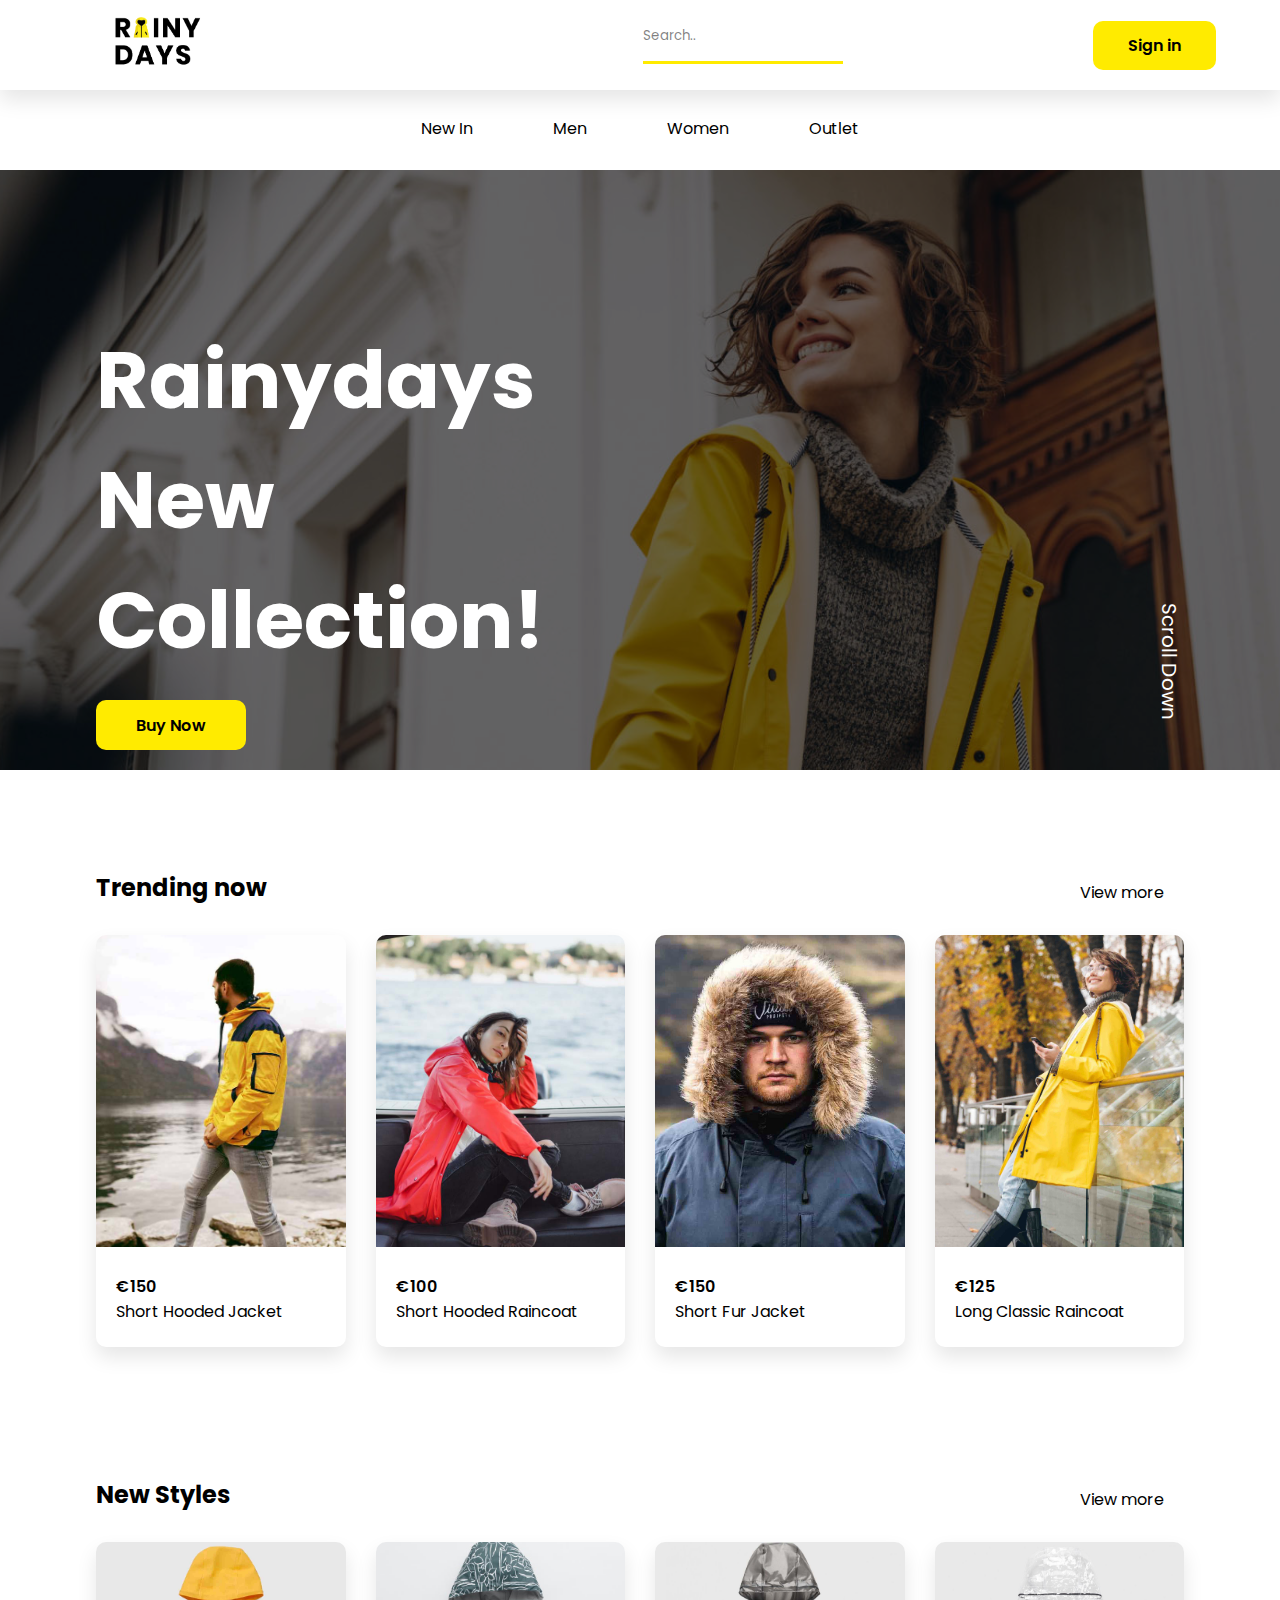
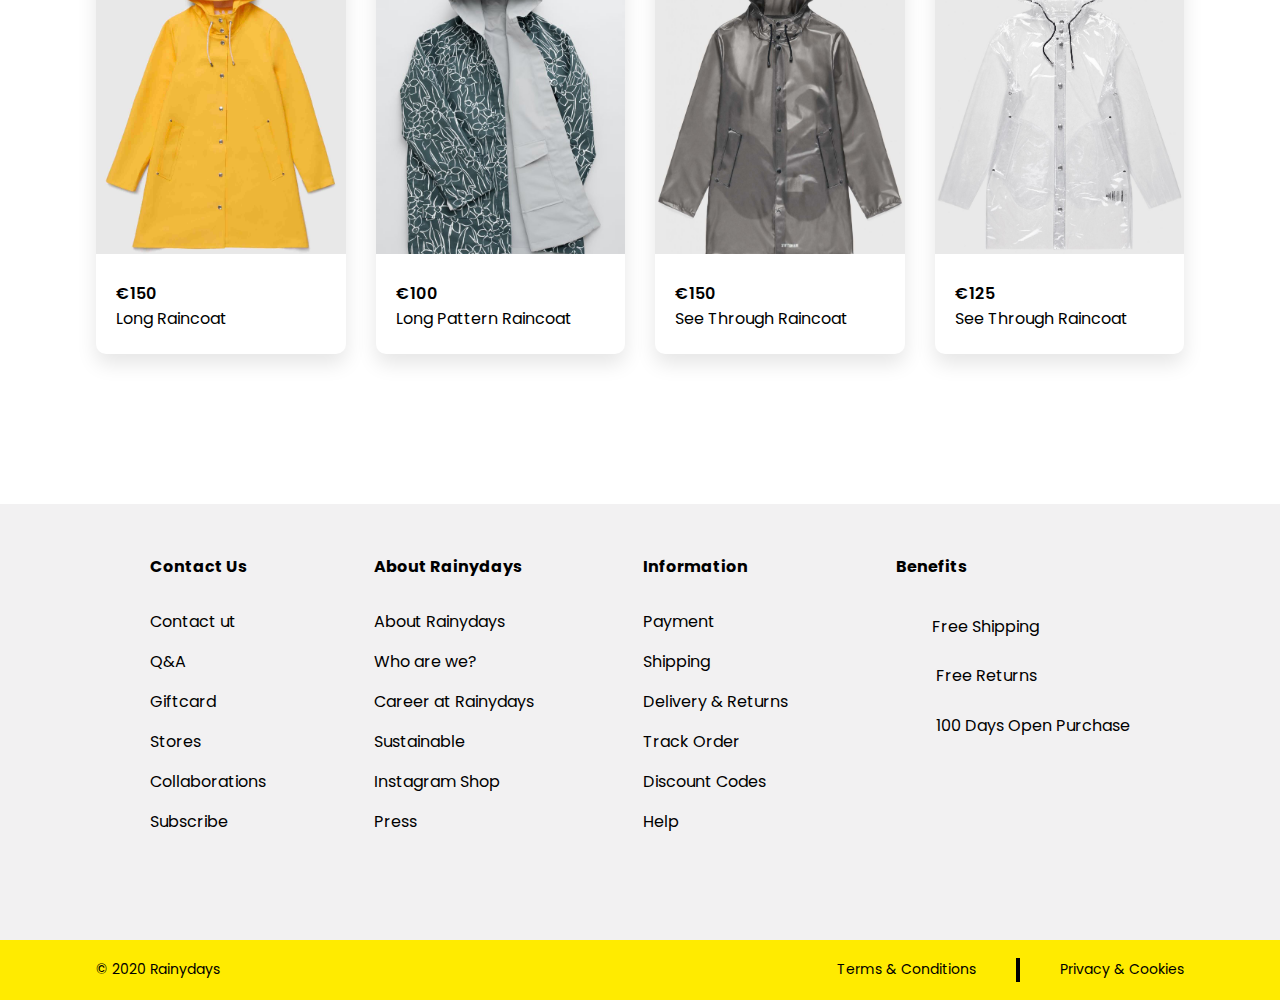
<file: index.html>
<!DOCTYPE html>
<html lang="en">

<head>
  <meta charset="UTF-8" />
  <meta name="description" content="Rainydays" />
  <meta name="viewport" content="width=device-width, initial-scale=1.0" />
  <title>Rainydays</title>
  <link rel="stylesheet" href="https://use.fontawesome.com/releases/v5.15.1/css/all.css"
    integrity="sha384-vp86vTRFVJgpjF9jiIGPEEqYqlDwgyBgEF109VFjmqGmIY/Y4HV4d3Gp2irVfcrp" crossorigin="anonymous" />
  <link rel="stylesheet" href="css/main.css" />
</head>

<body>
  <header>
    <div class="header__container">
      <div class="logo__container">
        <a href="index.html"><img class="logo__container--img" src="img/logo_rainydays.png" alt="logo" /></a>
      </div>

      <div class="nav__container">
        <label class="hamburger-menu" for="hamburger-menu">
          <i class="fas fa-bars"></i></label>
        <input type="checkbox" id="hamburger-menu" />

        <div class="nav__container--hamburger">
          <ul class="navigation__hamburger">
            <li class="list-item__hamburger">
              <a class="list-item__icon" href="#"><i class="fas fa-chevron-down"></i></a>Shop Now
            </li>
            <li class="list-item__hamburger">
              <a class="list-item__icon" href="#"><i class="far fa-user"></i></a>Profile
            </li>
            <li class="list-item__hamburger">
              <a class="list-item__icon" href="#"><i class="far fa-heart"></i></a>Favorites
            </li>
            <li class="list-item__hamburger">
              <a class="list-item__icon" href="checkout.html"><i class="fas fa-shopping-cart"></i></a>Bag
            </li>
          </ul>
          <button class="cta__nav">Sign in</button>
        </div>

        <div class="nav__container--box">
          <div class="search">
            <input class="search__box" type="text" name="search" placeholder="Search.." />
            <i class="fas fa-search"></i>
          </div>
          <ul class="nav__ul">
            <li class="nav__ul--li">
              <a href="#"><i class="far fa-user"></i></a>
            </li>
            <li class="nav__ul--li">
              <a href="#"><i class="far fa-heart"></i></a>
            </li>
            <li class="nav__ul--li">
              <a href="checkout.html"><i class="fas fa-shopping-cart"></i></a>
            </li>
          </ul>
          <button class="cta__nav">Sign in</button>
        </div>
      </div>
    </div>
  </header>

  <div class="sub__menu">
    <div>
      <ul class="sub__menu--bar">
        <li class="sub__menu--items"><a class="active" href="jacket-list.html">New In</a></li>
        <li class="sub__menu--items"><a href="jacket-list.html">Men</a></li>
        <li class="sub__menu--items"><a href="jacket-list.html">Women</a></li>
        <li class="sub__menu--items"><a href="jacket-list.html">Outlet</a></li>
      </ul>
    </div>
  </div>

  <main>
    <div class="hero__img">
      <div class="overlay">
        <div class="hero__container">
          <div class="hero__container--content">
            <h1 class="homepage__header">
              Rainydays <span class="next-line">New Collection!</span>
            </h1>
            <div class="cta__main">
              <a href="jacket-list.html">Buy Now</a>
            </div>
          </div>
          <div class="hero__container--scroll">
            <a class="scroll__content" href="#">Scroll Down<i class="fas fa-chevron-down"></i></a>
          </div>
        </div>
      </div>
    </div>

    <div class="card__container">
      <div class="headline">
        <h2>Trending now</h2>
      </div>
      <div class="view-more">
        <a href="jacket-list.html">
          <p>View more<i class="fas fa-chevron-right"></i></p>
        </a>
      </div>

      <div class="card1">
        <div class="card__img--container">
          <img class="card__img" src="img/card-image1.jpg" alt="yellow raincoat" />
        </div>
        <div class="card__box">
          <div class="card__favorites">
            <i class="far fa-heart"></i>
          </div>
          <div class="card__price">
            <p class="card__price--text">€150</p>
          </div>
          <div class="card__description">
            <p class="card__description--text">
              <a href="jacket.html?id=375">Short Hooded Jacket</a>
            </p>
          </div>
        </div>
      </div>

      <div class="card2">
        <div class="card__img--container">
          <img class="card__img" src="img/card-image2.jpg" alt="red raincoat" />
        </div>
        <div class="card__box">
          <div class="card__favorites">
            <i class="far fa-heart"></i>
          </div>
          <div class="card__price">
            <p class="card__price--text">€100</p>
          </div>
          <div class="card__description">
            <p class="card__description--text">
              <a href="jacket.html?id=375">Short Hooded Raincoat</a>
            </p>
          </div>
        </div>
      </div>

      <div class="card3">
        <div class="card__img--container">
          <img class="card__img" src="img/card-image3.jpg" alt="blue raincoat" />
        </div>
        <div class="card__box">
          <div class="card__favorites">
            <i class="far fa-heart"></i>
          </div>
          <div class="card__price">
            <p class="card__price--text">€150</p>
          </div>
          <div class="card__description">
            <p class="card__description--text">
              <a href="jacket.html?id=375">Short Fur Jacket</a>
            </p>
          </div>
        </div>
      </div>

      <div class="card4">
        <div class="card__img--container">
          <img class="card__img" src="img/card-image4.jpg" alt="yellow raincoat" />
        </div>
        <div class="card__box">
          <div class="card__favorites">
            <i class="far fa-heart"></i>
          </div>
          <div class="card__price">
            <p class="card__price--text">€125</p>
          </div>
          <div class="card__description">
            <p class="card__description--text">
              <a href="jacket.html?id=375">Long Classic Raincoat</a>
            </p>
          </div>
        </div>
      </div>

      <div class="headline__second">
        <h2>New Styles</h2>
      </div>
      <div class="view-more__second">
        <a href="jacket-list.html">
          <p>View more<i class="fas fa-chevron-right"></i></p>
        </a>
      </div>

      <div class="card5">
        <div class="card__img--container">
          <img class="card__img" src="img/card-image5.jpg" alt="yellow raincoat" />
        </div>
        <div class="card__box">
          <div class="card__favorites">
            <i class="far fa-heart"></i>
          </div>
          <div class="card__price">
            <p class="card__price--text">€150</p>
          </div>
          <div class="card__description">
            <p class="card__description--text">
              <a href="jacket.html?id=375">Long Raincoat</a>
            </p>
          </div>
        </div>
      </div>

      <div class="card6">
        <div class="card__img--container">
          <img class="card__img" src="img/card-image6.jpg" alt="red raincoat" />
        </div>
        <div class="card__box">
          <div class="card__favorites">
            <i class="far fa-heart"></i>
          </div>
          <div class="card__price">
            <p class="card__price--text">€100</p>
          </div>
          <div class="card__description">
            <p class="card__description--text">
              <a href="jacket.html?id=375">Long Pattern Raincoat</a>
            </p>
          </div>
        </div>
      </div>

      <div class="card7">
        <div class="card__img--container">
          <img class="card__img" src="img/card-image7.jpg" alt="blue raincoat" />
        </div>
        <div class="card__box">
          <div class="card__favorites">
            <i class="far fa-heart"></i>
          </div>
          <div class="card__price">
            <p class="card__price--text">€150</p>
          </div>
          <div class="card__description">
            <p class="card__description--text">
              <a href="jacket.html?id=375">See Through Raincoat</a>
            </p>
          </div>
        </div>
      </div>

      <div class="card8">
        <div class="card__img--container">
          <img class="card__img" src="img/card-image8.jpg" alt="yellow raincoat" />
        </div>
        <div class="card__box">
          <div class="card__favorites">
            <i class="far fa-heart"></i>
          </div>
          <div class="card__price">
            <p class="card__price--text">€125</p>
          </div>
          <div class="card__description">
            <p class="card__description--text">
              <a href="jacket.html?id=375">See Through Raincoat</a>
            </p>
          </div>
        </div>
      </div>
    </div>
  </main>

  <footer>
    <div class="footer__container">
      <div class="footer__contact">
        <h4 class="footer__headline">Contact Us</h4>
        <ul>
          <li class="footer__item"><a href="contact.html">Contact ut</a></li>
          <li class="footer__item"><a href="#">Q&A</a></li>
          <li class="footer__item"><a href="#">Giftcard</a></li>
          <li class="footer__item"><a href="#">Stores</a></li>
          <li class="footer__item"><a href="#">Collaborations</a></li>
          <li class="footer__item"><a href="#">Subscribe</a></li>
        </ul>
        <div class="social-media">
          <i class="fab fa-facebook-square"></i>
          <i class="fab fa-snapchat-square"></i>
          <i class="fab fa-instagram"></i>
        </div>
      </div>
      <div class="footer__about">
        <h4 class="footer__headline">About Rainydays</h4>
        <ul>
          <li class="footer__item"><a href="about.html">About Rainydays</a></li>
          <li class="footer__item"><a href="#">Who are we?</a></li>
          <li class="footer__item"><a href="#">Career at Rainydays</a></li>
          <li class="footer__item"><a href="#">Sustainable</a></li>
          <li class="footer__item"><a href="#">Instagram Shop</a></li>
          <li class="footer__item"><a href="#">Press</a></li>
        </ul>
      </div>
      <div class="footer__information">
        <h4 class="footer__headline">Information</h4>
        <ul>
          <li class="footer__item"><a href="#">Payment</a></li>
          <li class="footer__item"><a href="#">Shipping</a></li>
          <li class="footer__item"><a href="#">Delivery & Returns</a></li>
          <li class="footer__item"><a href="#">Track Order</a></li>
          <li class="footer__item"><a href="#">Discount Codes</a></li>
          <li class="footer__item"><a href="#">Help</a></li>
        </ul>
      </div>
      <div class="footer__benefits">
        <h4 class="footer__headline">Benefits</h4>
        <ul>
          <li class="footer__item">
            <a href="#"><i class="fas fa-truck"></i>Free Shipping</a>
          </li>
          <li class="footer__item">
            <a href="#"><i class="fas fa-undo-alt"></i>Free Returns</a>
          </li>
          <li class="footer__item">
            <a href="#"><i class="far fa-calendar-check"></i>100 Days Open Purchase</a>
          </li>
        </ul>
      </div>
    </div>

    <div class="sub-footer">
      <div class="sub-footer__container">
        <div class="sub-footer__container--copyright">
          <p class="copyright">© 2020 Rainydays</p>
        </div>
        <div class="sub-footer__container--terms">
          <p class="terms"><a href="#">Terms & Conditions</a></p>
          <div class="line-between"></div>
          <p class="privacy"><a href="">Privacy & Cookies</a></p>
        </div>
      </div>
    </div>
  </footer>
</body>

</html>
</file>
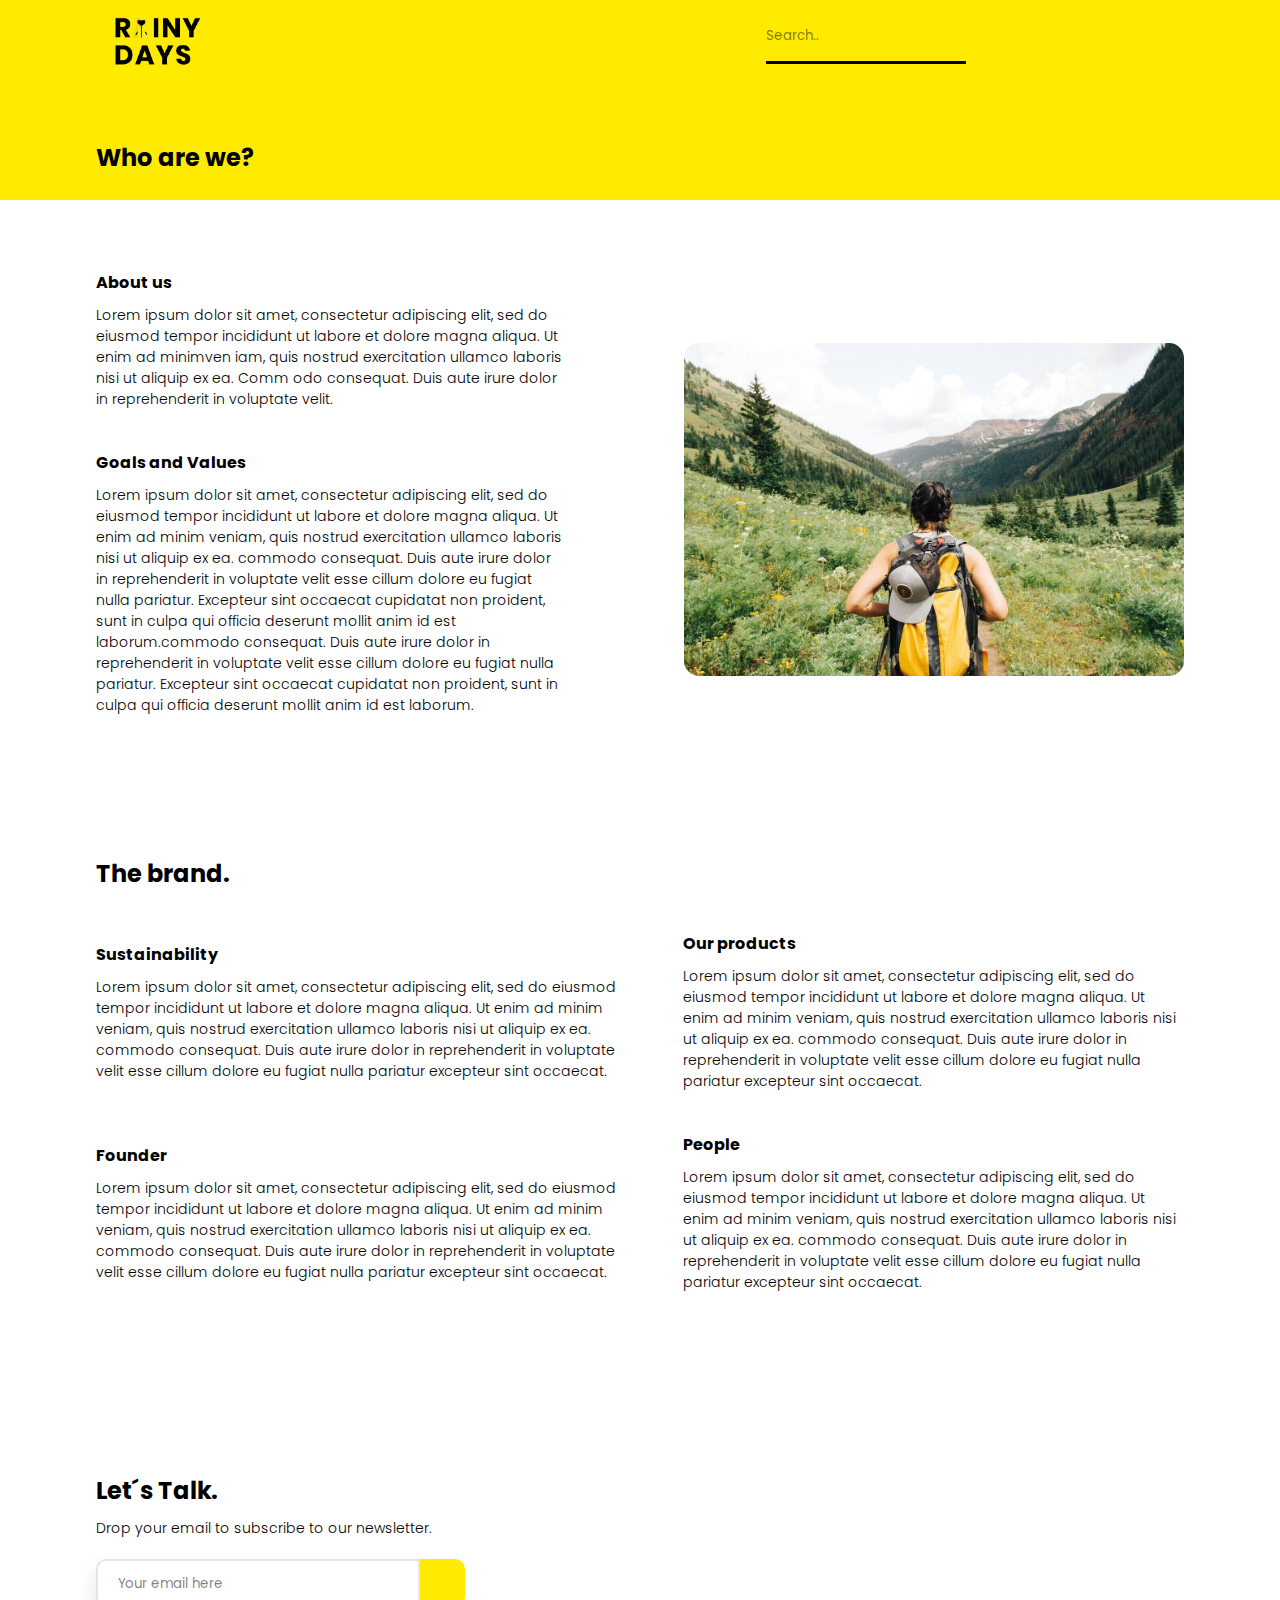
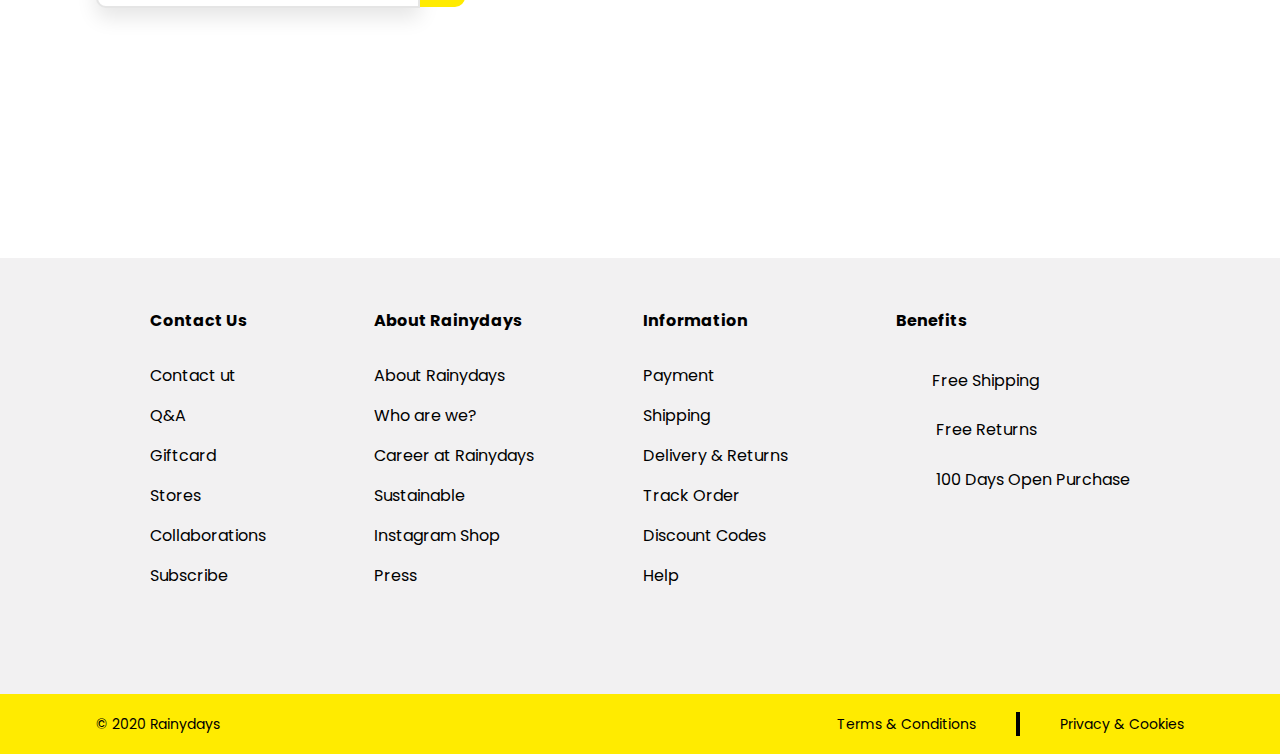
<file: about.html>
<!DOCTYPE html>
<html lang="en">

<head>
    <meta charset="UTF-8" />
    <meta name="description" content="About-us" />
    <meta name="viewport" content="width=device-width, initial-scale=1.0" />
    <title>About us</title>
    <link rel="stylesheet" href="https://use.fontawesome.com/releases/v5.15.1/css/all.css"
        integrity="sha384-vp86vTRFVJgpjF9jiIGPEEqYqlDwgyBgEF109VFjmqGmIY/Y4HV4d3Gp2irVfcrp" crossorigin="anonymous" />
    <link rel="stylesheet" href="css/main.css" />
</head>

<body>
    <header>
        <div class="yellow">
            <div class="header__container">
                <div class="logo__container">
                    <a href="index.html"><img class="logo__container--img" src="img/logo_rainydays.png"
                            alt="logo" /></a>
                </div>
                <div class="nav__container">
                    <label class="hamburger-menu" for="hamburger-menu">
                        <i class="fas fa-bars"></i></label>
                    <input type="checkbox" id="hamburger-menu" />

                    <div class="nav__container--hamburger">
                        <ul class="navigation__hamburger">
                            <li class="list-item__hamburger--shop">
                                <a class="list-item__hamburger-link" href="#"><i
                                        class="fas fa-chevron-down"></i></a>Shop Now
                            </li>
                            <li class="list-item__hamburger">
                                <a class="list-item__hamburger-link" href="#"><i class="far fa-user"></i></a>Profile
                            </li>
                            <li class="list-item__hamburger">
                                <a class="list-item__hamburger-link" href="#"><i class="far fa-heart"></i></a>Favorites
                            </li>
                            <li class="list-item__hamburger">
                                <a class="list-item__hamburger-link" href="checkout.html"><i
                                        class="fas fa-shopping-cart"></i></a>Bag
                            </li>
                        </ul>
                    </div>
                    <div class="nav__container--box">
                        <div class="search">
                            <input class="search__box--about" type="text" name="search" placeholder="Search.." />
                            <i class="fas fa-search"></i>
                        </div>
                        <ul class="nav__ul">
                            <li class="nav__ul--li">
                                <a href="#"><i class="far fa-user"></i></a>
                            </li>
                            <li class="nav__ul--li">
                                <a href="#"><i class="far fa-heart"></i></a>
                            </li>
                            <li class="nav__ul--li">
                                <a href="checkout.html"><i class="fas fa-shopping-cart"></i></a>
                            </li>
                        </ul>
                    </div>
                </div>
            </div>
            <div class="about__header--container">
                <h1 class="about">Who are we?</h1>
            </div>
        </div>
    </header>
    <main>

        <div class="about__container">
            <div class="about-text">
                <h3 class="about-text__header">About us</h3>
                <p class="about__body-text">
                    Lorem ipsum dolor sit amet, consectetur adipiscing elit, sed do
                    eiusmod tempor incididunt ut labore et dolore magna aliqua. Ut enim ad minimven iam, quis nostrud
                    exercitation ullamco laboris nisi ut aliquip ex ea. Comm
                    odo consequat. Duis aute irure dolor in reprehenderit in voluptate velit.
                </p>
                <h3 class="about-text__header">Goals and Values</h3>
                <p class="about__body-text">
                    Lorem ipsum dolor sit amet, consectetur adipiscing elit, sed do eiusmod
                    tempor incididunt ut labore et dolore magna aliqua. Ut enim ad minim veniam, quis nostrud
                    exercitation ullamco laboris nisi ut aliquip ex ea. commodo consequat. Duis aute irure dolor in
                    reprehenderit in voluptate velit esse cillum dolore eu fugiat nulla pariatur. Excepteur sint
                    occaecat cupidatat non proident, sunt in culpa qui officia deserunt mollit anim id est
                    laborum.commodo consequat. Duis aute irure dolor in reprehenderit in voluptate velit esse cillum
                    dolore eu fugiat nulla pariatur. Excepteur sint occaecat cupidatat non proident, sunt in culpa qui
                    officia deserunt mollit anim id est laborum.
                </p>
            </div>
            <div class="about-img__container">
                <img class="about-img" src="img/hiking.jpg" alt="girl hiking">
            </div>
        </div>

        <div class="brand__container">
            <div class="brand__container--header">
                <h2 class="about">The brand.</h2>
            </div>
            <div class="brand-text1">
                <h3 class="brand-text__header">Sustainability</h3>
                <p class="brand__body-text">
                    Lorem ipsum dolor sit amet, consectetur adipiscing elit, sed do eiusmod tempor incididunt ut labore
                    et dolore magna aliqua. Ut enim ad minim veniam, quis nostrud exercitation ullamco laboris nisi ut
                    aliquip ex ea. commodo consequat. Duis aute irure dolor in reprehenderit in voluptate velit esse
                    cillum dolore eu fugiat nulla pariatur excepteur sint occaecat.
                </p>
            </div>
            <div class="brand-text2">
                <h3 class="brand-text__header">Our products</h3>
                <p class="brand__body-text">
                    Lorem ipsum dolor sit amet, consectetur adipiscing elit, sed do eiusmod tempor incididunt ut labore
                    et dolore magna aliqua. Ut enim ad minim veniam, quis nostrud exercitation ullamco laboris nisi ut
                    aliquip ex ea. commodo consequat. Duis aute irure dolor in reprehenderit in voluptate velit esse
                    cillum dolore eu fugiat nulla pariatur excepteur sint occaecat.
                </p>
            </div>
            <div class="brand-text3">
                <h3 class="brand-text__header">Founder</h3>
                <p class="brand__body-text">
                    Lorem ipsum dolor sit amet, consectetur adipiscing elit, sed do eiusmod tempor incididunt ut labore
                    et dolore magna aliqua. Ut enim ad minim veniam, quis nostrud exercitation ullamco laboris nisi ut
                    aliquip ex ea. commodo consequat. Duis aute irure dolor in reprehenderit in voluptate velit esse
                    cillum dolore eu fugiat nulla pariatur excepteur sint occaecat.
                </p>
            </div>
            <div class="brand-text4">
                <h3 class="brand-text__header">People</h3>
                <p class="brand__body-text">
                    Lorem ipsum dolor sit amet, consectetur adipiscing elit, sed do eiusmod tempor incididunt ut labore
                    et dolore magna aliqua. Ut enim ad minim veniam, quis nostrud exercitation ullamco laboris nisi ut
                    aliquip ex ea. commodo consequat. Duis aute irure dolor in reprehenderit in voluptate velit esse
                    cillum dolore eu fugiat nulla pariatur excepteur sint occaecat.
                </p>
            </div>
        </div>

        <div class="lets-talk__container">
            <h2 class="about__lets-talk">Let´s Talk.</h2>
            <p class="lets-talk__body-text">Drop your email to subscribe to our newsletter.</p>
            <div class="lets-talk__button">
                <input class="lets-talk__input" type="text" name="email" placeholder="Your email here">
                <div class="lets-talk__box"><i class="fas fa-angle-right"></i></div>
            </div>
        </div>
    </main>

    <footer>
        <div class="footer__container">
            <div class="footer__contact">
                <h4 class="footer__headline">Contact Us</h4>
                <ul>
                    <li class="footer__item"><a href="contact.html">Contact ut</a></li>
                    <li class="footer__item"><a href="#">Q&A</a></li>
                    <li class="footer__item"><a href="#">Giftcard</a></li>
                    <li class="footer__item"><a href="#">Stores</a></li>
                    <li class="footer__item"><a href="#">Collaborations</a></li>
                    <li class="footer__item"><a href="#">Subscribe</a></li>
                </ul>
                <div class="social-media">
                    <i class="fab fa-facebook-square"></i>
                    <i class="fab fa-snapchat-square"></i>
                    <i class="fab fa-instagram"></i>
                </div>
            </div>
            <div class="footer__about">
                <h4 class="footer__headline">About Rainydays</h4>
                <ul>
                    <li class="footer__item"><a href="about.html">About Rainydays</a></li>
                    <li class="footer__item"><a href="#">Who are we?</a></li>
                    <li class="footer__item"><a href="#">Career at Rainydays</a></li>
                    <li class="footer__item"><a href="#">Sustainable</a></li>
                    <li class="footer__item"><a href="#">Instagram Shop</a></li>
                    <li class="footer__item"><a href="#">Press</a></li>
                </ul>
            </div>
            <div class="footer__information">
                <h4 class="footer__headline">Information</h4>
                <ul>
                    <li class="footer__item"><a href="#">Payment</a></li>
                    <li class="footer__item"><a href="#">Shipping</a></li>
                    <li class="footer__item"><a href="#">Delivery & Returns</a></li>
                    <li class="footer__item"><a href="#">Track Order</a></li>
                    <li class="footer__item"><a href="#">Discount Codes</a></li>
                    <li class="footer__item"><a href="#">Help</a></li>
                </ul>
            </div>
            <div class="footer__benefits">
                <h4 class="footer__headline">Benefits</h4>
                <ul>
                    <li class="footer__item">
                        <a href="#"><i class="fas fa-truck"></i>Free Shipping</a>
                    </li>
                    <li class="footer__item">
                        <a href="#"><i class="fas fa-undo-alt"></i>Free Returns</a>
                    </li>
                    <li class="footer__item">
                        <a href="#"><i class="far fa-calendar-check"></i>100 Days Open Purchase</a>
                    </li>
                </ul>
            </div>
        </div>

        <div class="sub-footer">
            <div class="sub-footer__container">
                <div class="sub-footer__container--copyright">
                    <p class="copyright">© 2020 Rainydays</p>
                </div>
                <div class="sub-footer__container--terms">
                    <p class="terms"><a href="#">Terms & Conditions</a></p>
                    <div class="line-between"></div>
                    <p class="privacy"><a href="">Privacy & Cookies</a></p>
                </div>
            </div>
        </div>
    </footer>
</body>

</html>
</file>
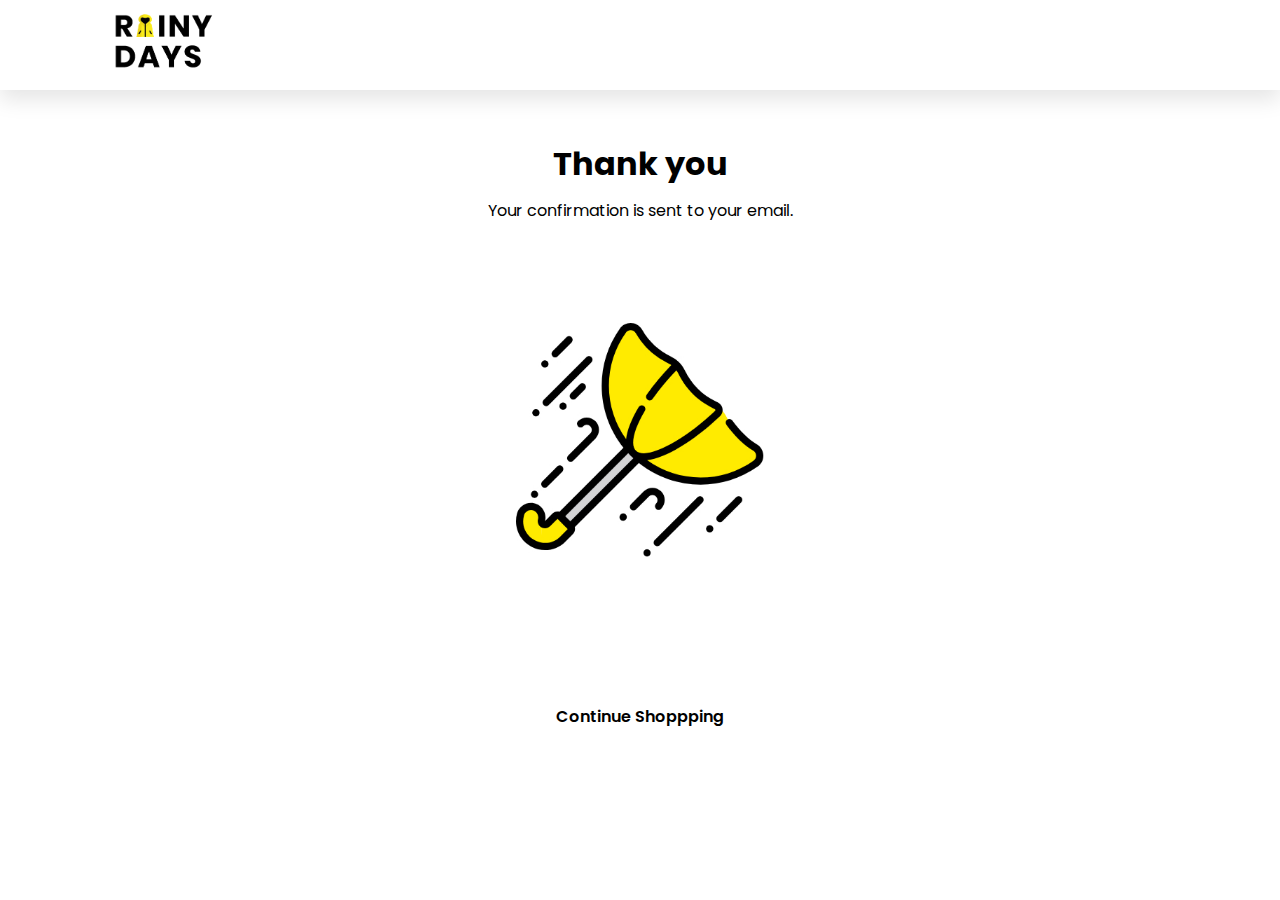
<file: checkout-succeed.html>
<!DOCTYPE html>
<html lang="en">

<head>
    <meta charset="UTF-8">
    <meta name="description" content="checkout-succeed">
    <meta name="viewport" content="width=device-width, initial-scale=1.0">
    <title>Checkout Succeed</title>
    <link rel="stylesheet" href="https://use.fontawesome.com/releases/v5.15.1/css/all.css"
        integrity="sha384-vp86vTRFVJgpjF9jiIGPEEqYqlDwgyBgEF109VFjmqGmIY/Y4HV4d3Gp2irVfcrp" crossorigin="anonymous">
    <link rel="stylesheet" href="css/main.css">
</head>


<body class="homepage">
    <header>
        <div class="header__container">
            <div class="logo__container">
                <a href="index.html"><img class="logo__container--img" src="img/logo_rainydays.png" alt="logo"></a>
            </div>
        </div>
    </header>
    <main>
        <div class="checkout__container">
            <h1 class="checkout">Thank you</h1>
            <p class="confirmation">Your confirmation is sent to your email.</p>
            <div class="umbrella">
                <img class="umbrella__img" src="img/umbrella.jpg" alt="Umbrella icon">
            </div>
            <div class="continue-shopping">
                <a href="index.html">
                    <p class="continue-shopping__text">Continue Shoppping</p>
                </a>
            </div>
        </div>
    </main>
</file>
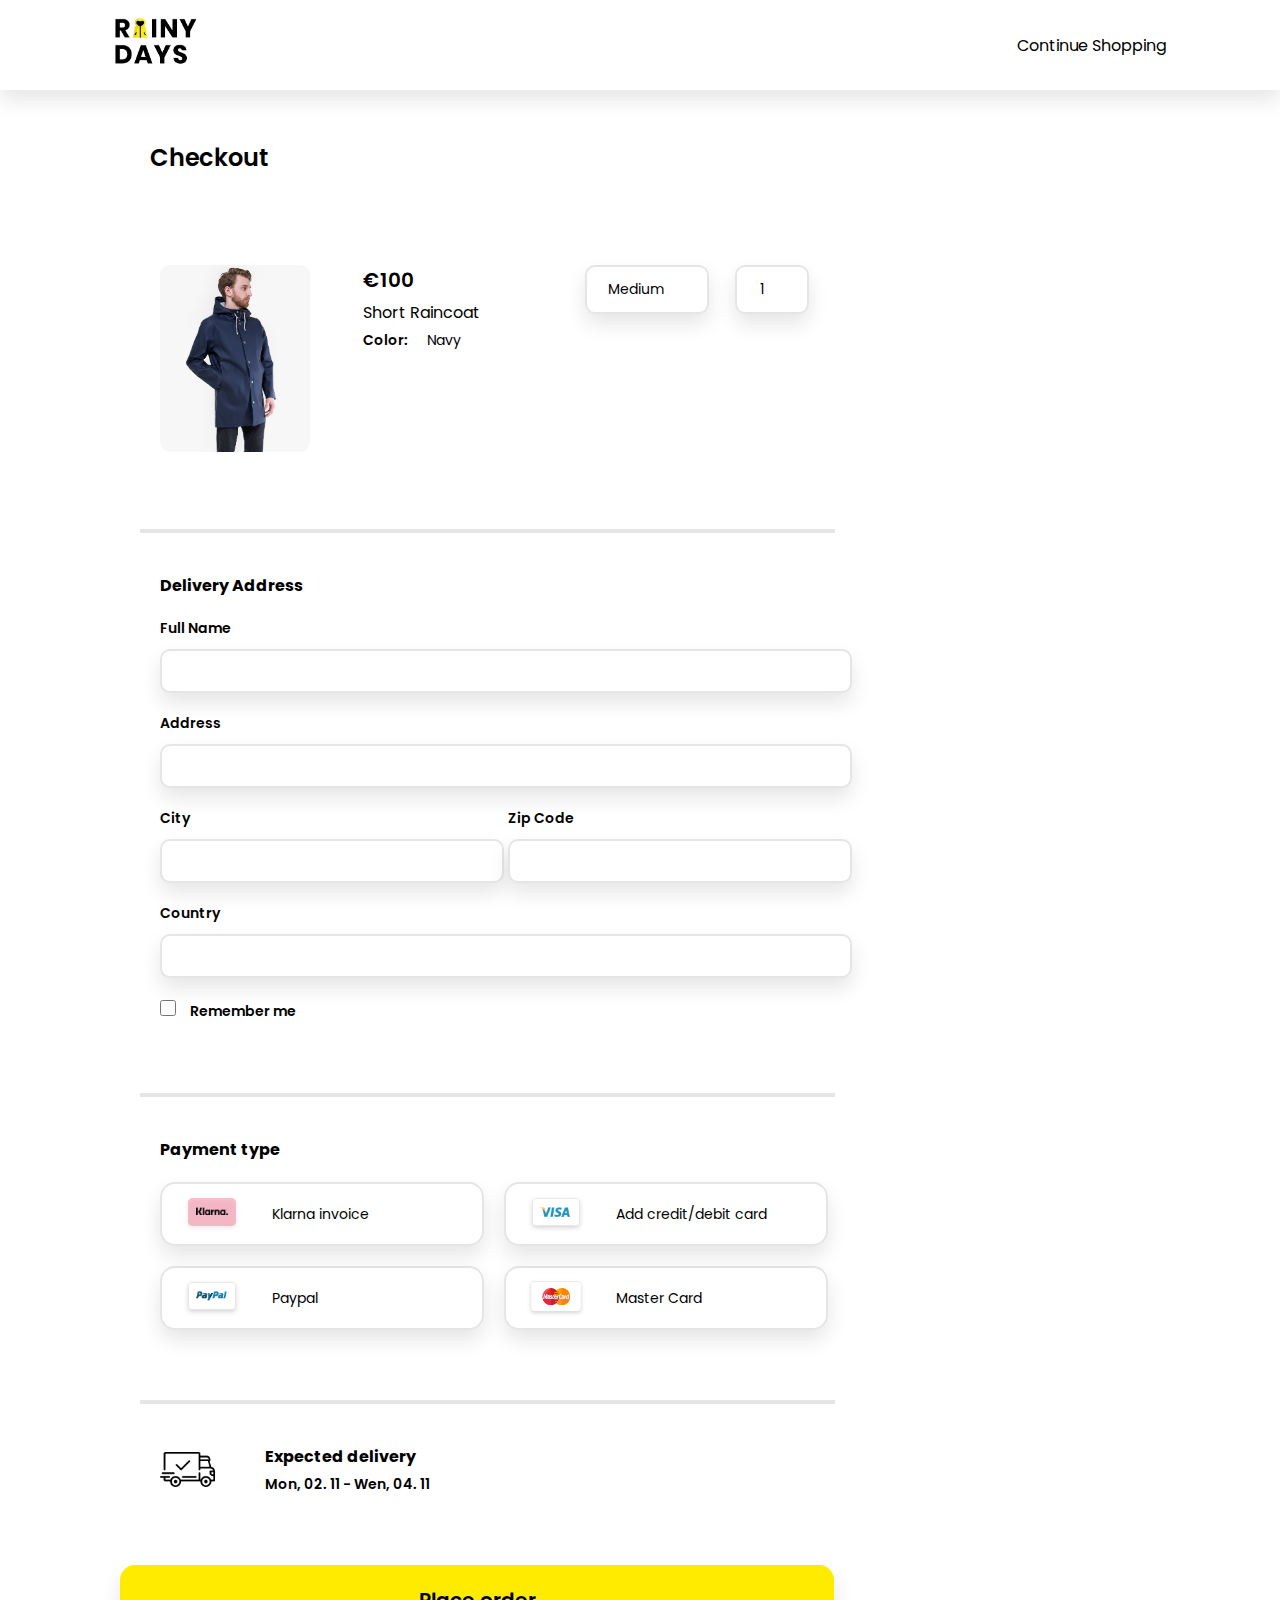
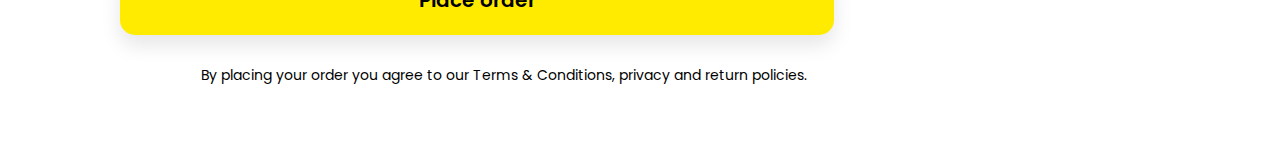
<file: checkout.html>
<!DOCTYPE html>
<html lang="en">

<head>
    <meta charset="UTF-8" />
    <meta name="description" content="Checkout" />
    <meta name="viewport" content="width=device-width, initial-scale=1.0" />
    <title>Checkout</title>
    <link rel="stylesheet" href="https://use.fontawesome.com/releases/v5.15.1/css/all.css"
        integrity="sha384-vp86vTRFVJgpjF9jiIGPEEqYqlDwgyBgEF109VFjmqGmIY/Y4HV4d3Gp2irVfcrp" crossorigin="anonymous" />
    <link rel="stylesheet" href="css/main.css" />
</head>

<body>
    <header>
        <div class="header__container">
            <div class="logo__container">
                <a href="index.html"><img class="logo__container--img" src="img/logo_rainydays.png" alt="logo" /></a>
            </div>
            <div class="continue__container">
                <a href="jacket-list.html">
                    <p class="continue__text">Continue Shopping</p>
                </a>
            </div>
        </div>
    </header>
    <main>
        <div class="checkout__page">
            <div class="checkout-header">
                <h1 class="checkout-header__text">Checkout</h1>
            </div>
            <div class="checkout-page__container">
                <div class="checkout__product--container">
                    <div class="checkout__picture--container">
                        <img class="checkout__picture--img" src="img/jacket-man-big.jpg" alt="Man in blue raincoat">
                    </div>
                    <div class="checkout__information">
                        <p class="checkout__price">€100</p>
                        <p class="checkout__title">Short Raincoat</p>
                        <p class="checkout__color"><span class="bold">Color:</span> Navy</p>
                    </div>
                    <div class="checkout__size--container">
                        <p class="checkout--text">Medium<i class="fas fa-angle-down"></i></p>
                    </div>
                    <div class="checkout__qty--container">
                        <p class="checkout--text">1<i class="fas fa-angle-down"></i></p>
                    </div>
                    <div class="bin">
                        <i class="far fa-trash-alt"></i>
                    </div>
                </div>

                <div class="checkout__address--container">
                    <div class="between-box"></div>
                    <div class="checkout__address">
                        <h2 class="checkout__sub-header">Delivery Address</h2>

                        <div class="full-name__container">
                            <h3 class="address__item">Full Name</h3>
                            <input class="address__form" type="text" name="full-name">
                        </div>

                        <div class="address__container">
                            <h3 class="address__item">Address</h3>
                            <input class="address__form" type="text" name="address">
                        </div>

                        <div class="city__zip-code--container">
                            <div class="city__container">
                                <h3 class="address__item">City</h3>
                                <input class="address__form" type="text" name="city">
                            </div>
                            <div class="zip-code__container">
                                <h3 class="address__item">Zip Code</h3>
                                <input class="address__form" type="text" name="zip-code">
                            </div>
                        </div>

                        <div class="country__container">
                            <h3 class="address__item">Country</h3>
                            <input class="address__form" type="text" name="country">
                        </div>

                        <div class="remember-me">
                            <input type="checkbox" name="remember-me" value="remember-me" id="remember-me">
                            <label class="address__item" for="remember-me">Remember me</label>
                        </div>
                    </div>
                </div>

                <div class="checkout__payment">
                    <div class="between-box"></div>
                    <div class="payment__container">
                        <h2 class="checkout__sub-header">Payment type</h2>
                        <div class="payment__box--both">
                            <div class="payment__box">
                                <img class="payment__img" src="img/klarna.jpg" alt="klarna logo">
                                <p class="payment__text">Klarna invoice</p>
                            </div>
                            <div class="payment__box">
                                <img class="payment__img" src="img/visa.jpg" alt="visa logo">
                                <p class="payment__text">Add credit/debit card</p>
                            </div>
                        </div>

                        <div class="payment__box--both">
                            <div class="payment__box">
                                <img class="payment__img" src="img/paypal.jpg" alt="paypal logo">
                                <p class="payment__text">Paypal</p>
                            </div>
                            <div class="payment__box">
                                <img class="payment__img" src="img/master-card.jpg" alt="master-card logo">
                                <p class="payment__text">Master Card</p>
                            </div>
                        </div>
                    </div>
                </div>

                <div class="checkout__delivery">
                    <div class="between-box"></div>
                    <div class="delivery">
                        <img class="delivery__truck" src="img/truck.jpg" alt="delivery truck">
                        <div class="delivery__text">
                            <h2 class="checkout__sub-header">Expected delivery</h2>
                            <p class="delivery__date">Mon, 02. 11 - Wen, 04. 11</p>
                        </div>
                    </div>
                </div>

                <a href="checkout-succeed.html">
                    <div class="checkout__cta">
                        <h4 class="checkout__text">Place order</h4>
                    </div>
                </a>
                <div class="placing-order">
                    <p class="placing-order__text">
                        By placing your order you agree to our Terms & Conditions,
                        privacy and return policies.</p>
                </div>
            </div>
        </div>
    </main>
</body>

</html>
</file>
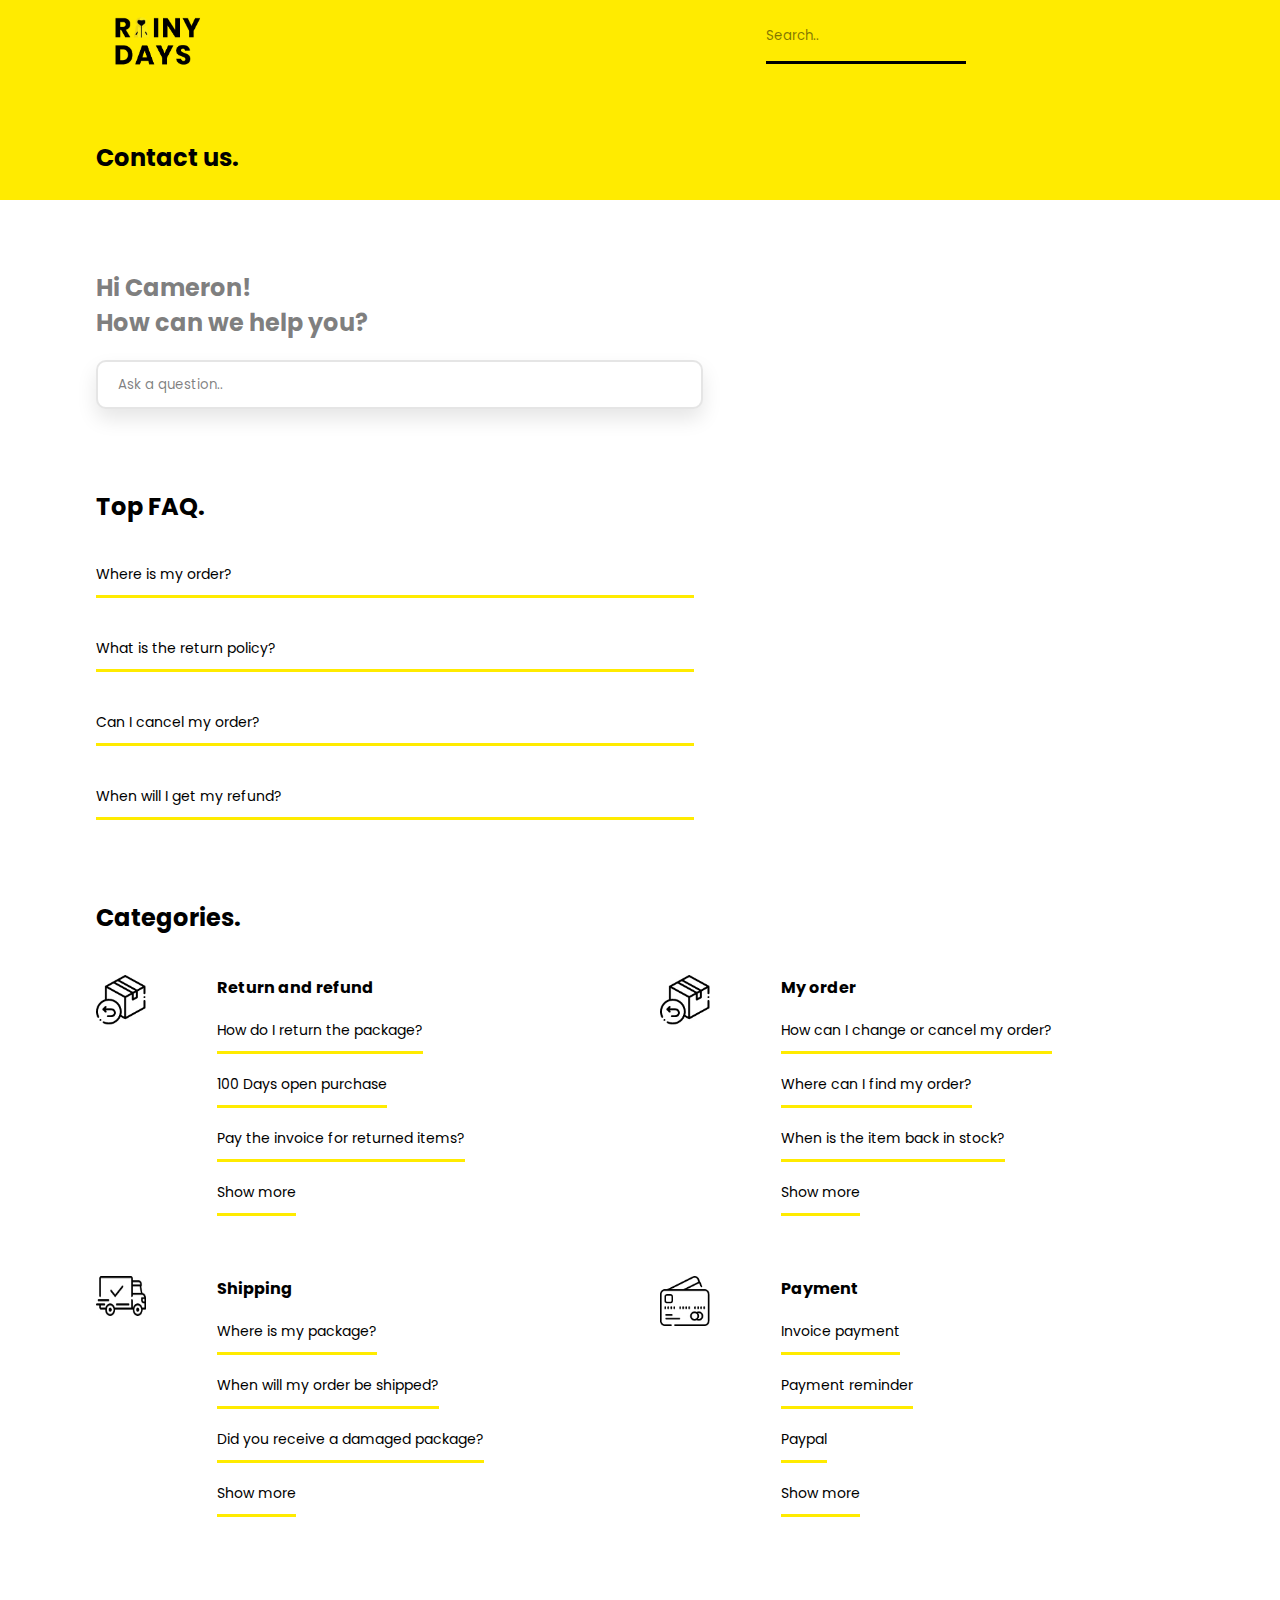
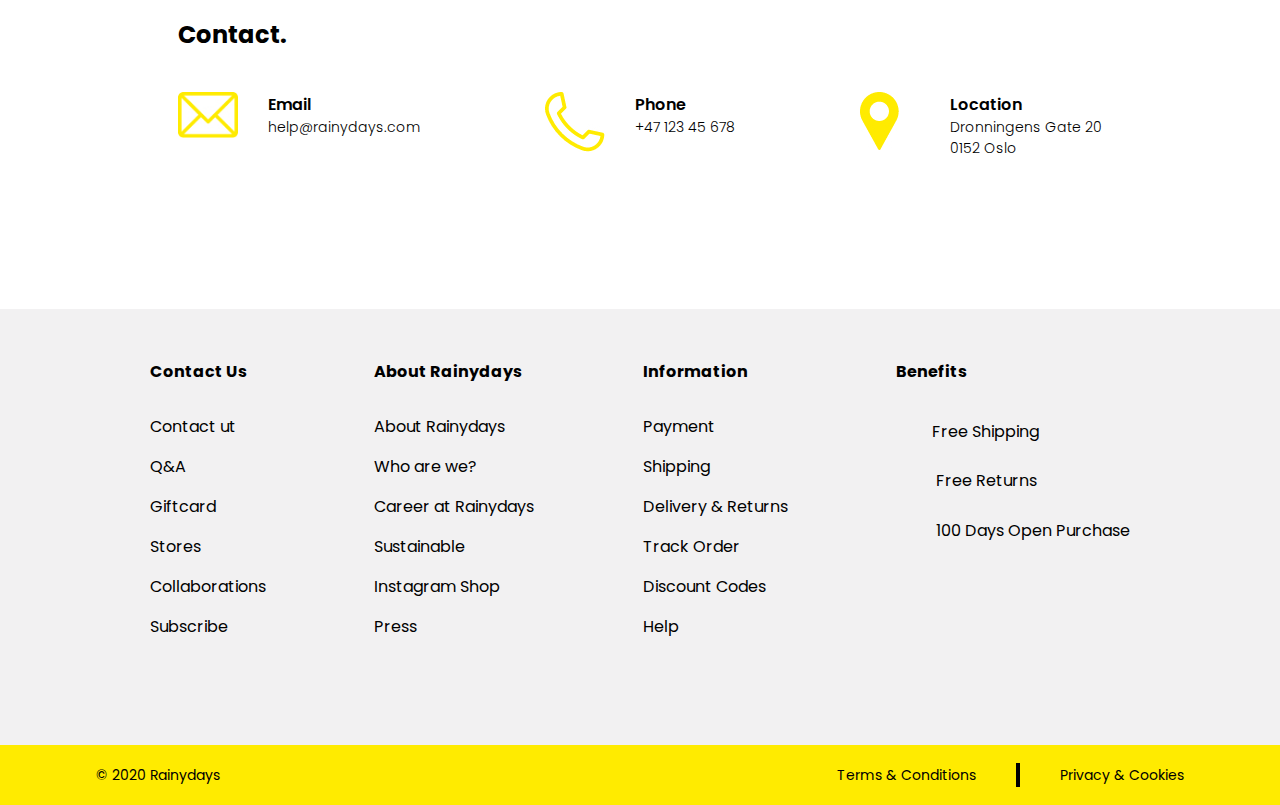
<file: contact.html>
<!DOCTYPE html>
<html lang="en">

<head>
    <meta charset="UTF-8" />
    <meta name="description" content="Contact-us" />
    <meta name="viewport" content="width=device-width, initial-scale=1.0" />
    <title>Contact us</title>
    <link rel="stylesheet" href="https://use.fontawesome.com/releases/v5.15.1/css/all.css"
        integrity="sha384-vp86vTRFVJgpjF9jiIGPEEqYqlDwgyBgEF109VFjmqGmIY/Y4HV4d3Gp2irVfcrp" crossorigin="anonymous" />
    <link rel="stylesheet" href="css/main.css" />
</head>

<body>
    <header>
        <div class="yellow">
            <div class="header__container">
                <div class="logo__container">
                    <a href="index.html"><img class="logo__container--img" src="img/logo_rainydays.png"
                            alt="logo" /></a>
                </div>
                <div class="nav__container">
                    <label class="hamburger-menu" for="hamburger-menu">
                        <i class="fas fa-bars"></i></label>
                    <input type="checkbox" id="hamburger-menu" />

                    <div class="nav__container--hamburger">
                        <ul class="navigation__hamburger">
                            <li class="list-item__hamburger--shop">
                                <a class="list-item__hamburger-link" href="#"><i
                                        class="fas fa-chevron-down"></i></a>Shop
                                Now
                            </li>
                            <li class="list-item__hamburger">
                                <a class="list-item__hamburger-link" href="#"><i class="far fa-user"></i></a>Profile
                            </li>
                            <li class="list-item__hamburger">
                                <a class="list-item__hamburger-link" href="#"><i class="far fa-heart"></i></a>Favorites
                            </li>
                            <li class="list-item__hamburger">
                                <a class="list-item__hamburger-link" href="checkout.html"><i
                                        class="fas fa-shopping-cart"></i></a>Bag
                            </li>
                        </ul>
                    </div>
                    <div class="nav__container--box">
                        <div class="search">
                            <input class="search__box--about" type="text" name="search" placeholder="Search.." />
                            <i class="fas fa-search"></i>
                        </div>
                        <ul class="nav__ul">
                            <li class="nav__ul--li">
                                <a href="#"><i class="far fa-user"></i></a>
                            </li>
                            <li class="nav__ul--li">
                                <a href="#"><i class="far fa-heart"></i></a>
                            </li>
                            <li class="nav__ul--li">
                                <a href="checkout.html"><i class="fas fa-shopping-cart"></i></a>
                            </li>
                        </ul>
                    </div>
                </div>
            </div>
            <div class="about__header--container">
                <h1 class="about">Contact us.</h1>
            </div>
        </div>
    </header>
    <main>
        <div class="contact__page">
            <div class="question">
                <h2 class="question__header">Hi Cameron! <span class="next-line">How can we help you?</span></h2>
                <div class="ask-question__container">
                    <input class="ask-question" type="text" name="email" placeholder="Ask a question..">
                </div>
            </div>
            <div class="faq__container">
                <h2 class="faq__header">Top FAQ.</h2>
                <div class="faq__questions">
                    <div class="faq__item">
                        <p class="faq__item-text">Where is my order?</p>
                        <i class="fas fa-angle-down"></i>
                    </div>
                    <div class="faq__item">
                        <p class="faq__item-text">What is the return policy?</p>
                        <i class="fas fa-angle-down"></i>
                    </div>
                    <div class="faq__item">
                        <p class="faq__item-text">Can I cancel my order?</p>
                        <i class="fas fa-angle-down"></i>
                    </div>
                    <div class="faq__item">
                        <p class="faq__item-text">When will I get my refund?</p>
                        <i class="fas fa-angle-down"></i>
                    </div>
                </div>
            </div>
            <div class="categories__container">
                <h2 class="categories__header">Categories.</h2>
                <div class="return">
                    <div class="categories__icon__container">
                        <img class="categories__icon" src="img/return.jpg" alt="return icon">
                    </div>
                    <div class="categories__item--container">
                        <div class="sub-header__categories">
                            <h3 class="sub-header__categories--text">Return and refund</h3>
                        </div>
                        <div class="categories__item">
                            <p class="faq__item-text">How do I return the package?</p>
                        </div>
                        <div class="categories__item">
                            <p class="faq__item-text">100 Days open purchase</p>
                        </div>
                        <div class="categories__item">
                            <p class="faq__item-text">Pay the invoice for returned items?</p>
                        </div>
                        <div class="categories__item">
                            <p class="faq__item-text">Show more</p>
                        </div>
                    </div>
                </div>
                <div class="my-order">
                    <div class="categories__icon__container">
                        <img class="categories__icon" src="img/my-order.jpg" alt="order icon">
                    </div>
                    <div class="categories__item--container">
                        <div class="sub-header__categories">
                            <h3 class="sub-header__categories--text">My order</h3>
                        </div>
                        <div class="categories__item">
                            <p class="faq__item-text">How can I change or cancel my order?</p>
                        </div>
                        <div class="categories__item">
                            <p class="faq__item-text">Where can I find my order?</p>
                        </div>
                        <div class="categories__item">
                            <p class="faq__item-text">When is the item back in stock?</p>
                        </div>
                        <div class="categories__item">
                            <p class="faq__item-text">Show more</p>
                        </div>
                    </div>
                </div>
                <div class="shipping">
                    <div class="categories__icon__container">
                        <img class="categories__icon--shipping" src="img/truck.jpg" alt="shipping icon">
                    </div>
                    <div class="categories__item--container">
                        <div class="sub-header__categories">
                            <h3 class="sub-header__categories--text">Shipping</h3>
                        </div>
                        <div class="categories__item">
                            <p class="faq__item-text">Where is my package?</p>
                        </div>
                        <div class="categories__item">
                            <p class="faq__item-text">When will my order be shipped?</p>
                        </div>
                        <div class="categories__item">
                            <p class="faq__item-text">Did you receive a damaged package?</p>
                        </div>
                        <div class="categories__item">
                            <p class="faq__item-text">Show more</p>
                        </div>
                    </div>
                </div>
                <div class="payment">
                    <div class="categories__icon__container">
                        <img class="categories__icon" src="img/payment.jpg" alt="payment icon">
                    </div>
                    <div class="categories__item--container">
                        <div class="sub-header__categories">
                            <h3 class="sub-header__categories--text">Payment</h3>
                        </div>
                        <div class="categories__item">
                            <p class="faq__item-text">Invoice payment</p>
                        </div>
                        <div class="categories__item">
                            <p class="faq__item-text">Payment reminder</p>
                        </div>
                        <div class="categories__item">
                            <p class="faq__item-text">Paypal</p>
                        </div>
                        <div class="categories__item">
                            <p class="faq__item-text">Show more</p>
                        </div>
                    </div>
                </div>
            </div>
            <div class="contact__container">
                <h2 class="categories__header">Contact.</h2>
                <div class="contact">
                    <div class="contact__container--all">
                        <div class="contact__icon">
                            <img class="contact__icon--img" src="img/email.jpg" alt="email logo">
                        </div>
                        <div class="contact__container--text">
                            <p class="contact-item__bold">Email</p>
                            <p class="contact-item__light">help@rainydays.com</p>
                        </div>
                    </div>
                    <div class="contact__container--all">
                        <div class="contact__icon">
                            <img class="contact__icon--img" src="img/phone.jpg" alt="email logo">
                        </div>
                        <div class="contact__container--text">
                            <p class="contact-item__bold">Phone</p>
                            <p class="contact-item__light">+47 123 45 678</p>
                        </div>
                    </div>
                    <div class="contact__container--all">
                        <div class="contact__icon">
                            <img class="contact__icon--pic" src="img/pin.jpg" alt="email logo">
                        </div>
                        <div class="contact__container--text">
                            <p class="contact-item__bold">Location</p>
                            <p class="contact-item__light">Dronningens Gate 20 <span class="next-line">0152 Oslo</span>
                            </p>
                        </div>
                    </div>
                </div>
            </div>
        </div>
    </main>

    <footer>
        <div class="footer__container">
            <div class="footer__contact">
                <h4 class="footer__headline">Contact Us</h4>
                <ul>
                    <li class="footer__item"><a href="contact.html">Contact ut</a></li>
                    <li class="footer__item"><a href="#">Q&A</a></li>
                    <li class="footer__item"><a href="#">Giftcard</a></li>
                    <li class="footer__item"><a href="#">Stores</a></li>
                    <li class="footer__item"><a href="#">Collaborations</a></li>
                    <li class="footer__item"><a href="#">Subscribe</a></li>
                </ul>
                <div class="social-media">
                    <i class="fab fa-facebook-square"></i>
                    <i class="fab fa-snapchat-square"></i>
                    <i class="fab fa-instagram"></i>
                </div>
            </div>
            <div class="footer__about">
                <h4 class="footer__headline">About Rainydays</h4>
                <ul>
                    <li class="footer__item"><a href="about.html">About Rainydays</a></li>
                    <li class="footer__item"><a href="#">Who are we?</a></li>
                    <li class="footer__item"><a href="#">Career at Rainydays</a></li>
                    <li class="footer__item"><a href="#">Sustainable</a></li>
                    <li class="footer__item"><a href="#">Instagram Shop</a></li>
                    <li class="footer__item"><a href="#">Press</a></li>
                </ul>
            </div>
            <div class="footer__information">
                <h4 class="footer__headline">Information</h4>
                <ul>
                    <li class="footer__item"><a href="#">Payment</a></li>
                    <li class="footer__item"><a href="#">Shipping</a></li>
                    <li class="footer__item"><a href="#">Delivery & Returns</a></li>
                    <li class="footer__item"><a href="#">Track Order</a></li>
                    <li class="footer__item"><a href="#">Discount Codes</a></li>
                    <li class="footer__item"><a href="#">Help</a></li>
                </ul>
            </div>
            <div class="footer__benefits">
                <h4 class="footer__headline">Benefits</h4>
                <ul>
                    <li class="footer__item">
                        <a href="#"><i class="fas fa-truck"></i>Free Shipping</a>
                    </li>
                    <li class="footer__item">
                        <a href="#"><i class="fas fa-undo-alt"></i>Free Returns</a>
                    </li>
                    <li class="footer__item">
                        <a href="#"><i class="far fa-calendar-check"></i>100 Days Open Purchase</a>
                    </li>
                </ul>
            </div>
        </div>

        <div class="sub-footer">
            <div class="sub-footer__container">
                <div class="sub-footer__container--copyright">
                    <p class="copyright">© 2020 Rainydays</p>
                </div>
                <div class="sub-footer__container--terms">
                    <p class="terms"><a href="#">Terms & Conditions</a></p>
                    <div class="line-between"></div>
                    <p class="privacy"><a href="">Privacy & Cookies</a></p>
                </div>
            </div>
        </div>
    </footer>
</body>

</html>
</file>
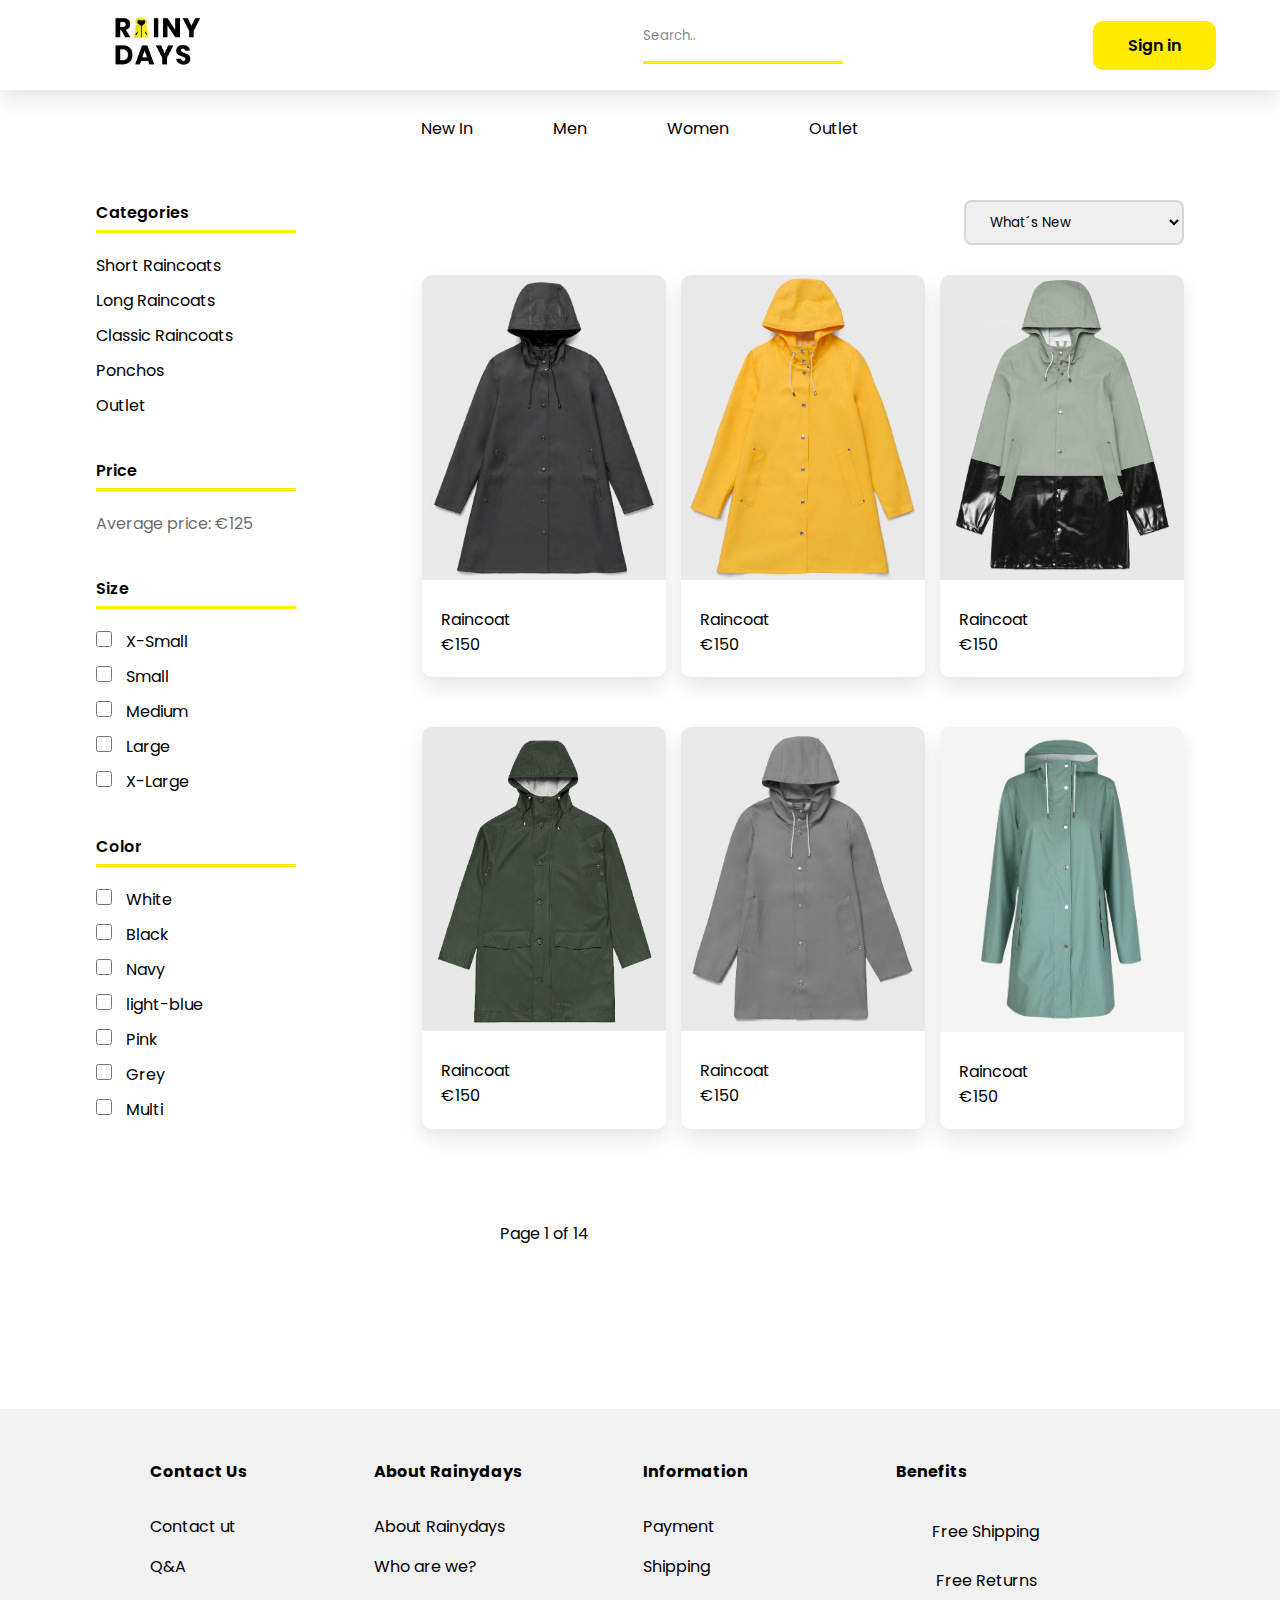
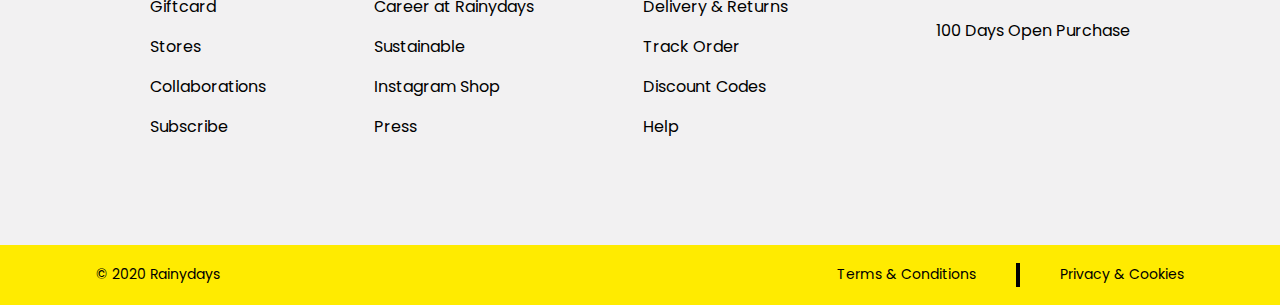
<file: jacket-list.html>
<!DOCTYPE html>
<html lang="en">

<head>
    <meta charset="UTF-8" />
    <meta name="description" content="Shop-Jackets" />
    <meta name="viewport" content="width=device-width, initial-scale=1.0" />
    <title>Shop Jackets</title>
    <link rel="stylesheet" href="https://use.fontawesome.com/releases/v5.15.1/css/all.css"
        integrity="sha384-vp86vTRFVJgpjF9jiIGPEEqYqlDwgyBgEF109VFjmqGmIY/Y4HV4d3Gp2irVfcrp" crossorigin="anonymous" />
    <link rel="stylesheet" href="css/main.css" />
</head>

<body>
    <header>
        <div class="header__container">
            <div class="logo__container">
                <a href="index.html"><img class="logo__container--img" src="img/logo_rainydays.png" alt="logo" /></a>
            </div>

            <div class="nav__container">
                <label class="hamburger-menu" for="hamburger-menu">
                    <i class="fas fa-bars"></i></label>
                <input type="checkbox" id="hamburger-menu" />

                <div class="nav__container--hamburger">
                    <ul class="navigation__hamburger">
                        <li class="list-item__hamburger">
                            <a class="list-item__icon" href="#"><i class="fas fa-chevron-down"></i></a>Shop Now
                        </li>
                        <li class="list-item__hamburger">
                            <a class="list-item__icon" href="#"><i class="far fa-user"></i></a>Profile
                        </li>
                        <li class="list-item__hamburger">
                            <a class="list-item__icon" href="#"><i class="far fa-heart"></i></a>Favorites
                        </li>
                        <li class="list-item__hamburger">
                            <a class="list-item__icon" href="checkout.html"><i class="fas fa-shopping-cart"></i></a>Bag
                        </li>
                    </ul>
                    <button class="cta__nav">Sign in</button>
                </div>

                <div class="nav__container--box">
                    <div class="search">
                        <input class="search__box" type="text" name="search" placeholder="Search.." />
                        <i class="fas fa-search"></i>
                    </div>
                    <ul class="nav__ul">
                        <li class="nav__ul--li">
                            <a href="#"><i class="far fa-user"></i></a>
                        </li>
                        <li class="nav__ul--li">
                            <a href="#"><i class="far fa-heart"></i></a>
                        </li>
                        <li class="nav__ul--li">
                            <a href="checkout.html"><i class="fas fa-shopping-cart"></i></a>
                        </li>
                    </ul>
                    <button class="cta__nav">Sign in</button>
                </div>
            </div>
        </div>
    </header>

    <div class="sub__menu">
        <div>
            <ul class="sub__menu--bar">
                <li class="sub__menu--items"><a class="active" href="jacket-list.html">New In</a></li>
                <li class="sub__menu--items"><a href="jacket-list.html">Men</a></li>
                <li class="sub__menu--items"><a href="jacket-list.html">Women</a></li>
                <li class="sub__menu--items"><a href="jacket-list.html">Outlet</a></li>
            </ul>
        </div>
    </div>

    <main>
        <div class="alert"></div>
        <h1 class="h1-none">Shop Jackets</h1>
        <div class="jacket__page">
            <div class="filter__container">
                <div class="sidebar__mobile">
                    <div class="sidebar__mobile--box">
                        <a href="#">
                            <p class="filter-item__mobile">Categories<i class="fas fa-angle-down"></i></p>
                        </a>
                    </div>
                    <div class="sidebar__mobile--box">
                        <a href="#">
                            <p class="filter-item__mobile">Sort By<i class="fas fa-angle-down"></i></p>
                        </a>
                    </div>
                </div>
                <div class="sidebar-filter">
                    <div class="categories-filter">
                        <ul class="filter-ul">
                            <li class="filter-header">Categories</li>
                            <li class="filter-item"><a href="#">Short Raincoats</a></li>
                            <li class="filter-item"><a href="#">Long Raincoats</a></li>
                            <li class="filter-item"><a href="#">Classic Raincoats</a></li>
                            <li class="filter-item"><a href="#">Ponchos</a></li>
                            <li class="filter-item"><a href="#">Outlet</a></li>
                        </ul>
                    </div>
                    <div class="price-filter">
                        <div class="filter-ul">
                            <p class="filter-header">Price</p>
                            <p class="average-price">Average price: €125</p>
                        </div>
                    </div>
                    <div class="size-filter">
                        <div class="filter-ul">
                            <p class="filter-header">Size</p>
                            <div class="checkbox">
                                <input type="checkbox" name="x-small" value="x-small" id="x-small">
                                <label for="x-small">X-Small</label>
                            </div>
                            <div class="checkbox">
                                <input type="checkbox" name="small" value="small" id="small">
                                <label for="small">Small</label>
                            </div>
                            <div class="checkbox">
                                <input type="checkbox" name="media" value="medium" id="medium">
                                <label for="medium">Medium</label>
                            </div>
                            <div class="checkbox">
                                <input type="checkbox" name="large" value="large" id="large">
                                <label for="large">Large</label>
                            </div>
                            <div class="checkbox">
                                <input type="checkbox" name="x-large" value="x-large" id="x-large">
                                <label for="x-large">X-Large</label>
                            </div>
                        </div>
                    </div>
                    <div class="color-filter">
                        <div>
                            <p class="filter-header">Color</p>
                            <div class="checkbox">
                                <input type="checkbox" name="white" value="white" id="white">
                                <label for="white">White</label>
                            </div>
                            <div class="checkbox">
                                <input type="checkbox" name="black" value="black" id="black">
                                <label for="black">Black</label>
                            </div>
                            <div class="checkbox">
                                <input type="checkbox" name="navy" value="navy" id="navy">
                                <label for="navy">Navy</label>
                            </div>
                            <div class="checkbox">
                                <input type="checkbox" name="light-blue" value="light-blue" id="light-blue">
                                <label for="light-blue">light-blue</label>
                            </div>
                            <div class="checkbox">
                                <input type="checkbox" name="pink" value="pink" id="pink">
                                <label for="pink">Pink</label>
                            </div>
                            <div class="checkbox">
                                <input type="checkbox" name="grey" value="grey" id="grey">
                                <label for="grey">Grey</label>
                            </div>
                            <div class="checkbox">
                                <input type="checkbox" name="multi" value="multi" id="multi">
                                <label for="multi">Multi</label>
                            </div>
                        </div>
                    </div>
                </div>
            </div>
            <div class="loading"></div>
            <div class="jacket-list__container">
                <div class="sort-by">
                    <select class="dropdown" name="sort-by" id="sort-by">
                        <option value="whats-new">What´s New</option>
                        <option value="best-matches">Best matches</option>
                        <option value="price-low-to-high">Price low to high</option>
                        <option value="price-hight-to-low">Price high to low</option>
                        <option value="sale">Sale</option>
                    </select>
                </div>
                <div class="jacket__card">
                    <div class="jacket-card__img--container">
                        <img class="jacket-card__img" src="./img/jacket-1.jpg" />
                    </div>
                    <div class="jacket-card__info">
                        <div class="jacket__name">
                            <p class="jacket--card__description">
                                <a href="jacket.html?id=${element.id}">Raincoat</a>
                            </p>
                            <i class="far fa-heart"></i>
                        </div>
                        <div class="price">
                            <p class="card-jacket__price--text">€150</p>
                        </div>
                    </div>
                </div>
                <div class="jacket__card">
                    <div class="jacket-card__img--container">
                        <img class="jacket-card__img" src="./img/jacket-4.jpg" />
                    </div>
                    <div class="jacket-card__info">
                        <div class="jacket__name">
                            <p class="jacket--card__description">
                                <a href="jacket.html?id=${element.id}">Raincoat</a>
                            </p>
                            <i class="far fa-heart"></i>
                        </div>
                        <div class="price">
                            <p class="card-jacket__price--text">€150</p>
                        </div>
                    </div>
                </div>
                <div class="jacket__card">
                    <div class="jacket-card__img--container">
                        <img class="jacket-card__img" src="./img/jacket-5.jpg" />
                    </div>
                    <div class="jacket-card__info">
                        <div class="jacket__name">
                            <p class="jacket--card__description">
                                <a href="jacket.html?id=${element.id}">Raincoat</a>
                            </p>
                            <i class="far fa-heart"></i>
                        </div>
                        <div class="price">
                            <p class="card-jacket__price--text">€150</p>
                        </div>
                    </div>
                </div>
                <div class="jacket__card">
                    <div class="jacket-card__img--container">
                        <img class="jacket-card__img" src="./img/jacket-8.jpg" />
                    </div>
                    <div class="jacket-card__info">
                        <div class="jacket__name">
                            <p class="jacket--card__description">
                                <a href="jacket.html?id=${element.id}">Raincoat</a>
                            </p>
                            <i class="far fa-heart"></i>
                        </div>
                        <div class="price">
                            <p class="card-jacket__price--text">€150</p>
                        </div>
                    </div>
                </div>
                <div class="jacket__card">
                    <div class="jacket-card__img--container">
                        <img class="jacket-card__img" src="./img/jacket-9.jpg" />
                    </div>
                    <div class="jacket-card__info">
                        <div class="jacket__name">
                            <p class="jacket--card__description">
                                <a href="jacket.html?id=${element.id}">Raincoat</a>
                            </p>
                            <i class="far fa-heart"></i>
                        </div>
                        <div class="price">
                            <p class="card-jacket__price--text">€150</p>
                        </div>
                    </div>
                </div>
                <div class="jacket__card">
                    <div class="jacket-card__img--container">
                        <img class="jacket-card__img" src="./img/jacket-11.jpg" />
                    </div>
                    <div class="jacket-card__info">
                        <div class="jacket__name">
                            <p class="jacket--card__description">
                                <a href="jacket.html?id=${element.id}">Raincoat</a>
                            </p>
                            <i class="far fa-heart"></i>
                        </div>
                        <div class="price">
                            <p class="card-jacket__price--text">€150</p>
                        </div>
                    </div>
                </div>
            </div>
        </div>
        <div class="new-page">
            <div class="new-page__content">
                <a href="#"><i class="fas fa-chevron-left"></i></a>
                <p class="new-page__text">Page 1 of 14</p>
                <i class="fas fa-chevron-right"></i>
            </div>
        </div>
    </main>

    <footer>
        <div class="footer__container">
            <div class="footer__contact">
                <h4 class="footer__headline">Contact Us</h4>
                <ul>
                    <li class="footer__item"><a href="contact.html">Contact ut</a></li>
                    <li class="footer__item"><a href="#">Q&A</a></li>
                    <li class="footer__item"><a href="#">Giftcard</a></li>
                    <li class="footer__item"><a href="#">Stores</a></li>
                    <li class="footer__item"><a href="#">Collaborations</a></li>
                    <li class="footer__item"><a href="#">Subscribe</a></li>
                </ul>
                <div class="social-media">
                    <i class="fab fa-facebook-square"></i>
                    <i class="fab fa-snapchat-square"></i>
                    <i class="fab fa-instagram"></i>
                </div>
            </div>
            <div class="footer__about">
                <h4 class="footer__headline">About Rainydays</h4>
                <ul>
                    <li class="footer__item"><a href="about.html">About Rainydays</a></li>
                    <li class="footer__item"><a href="#">Who are we?</a></li>
                    <li class="footer__item"><a href="#">Career at Rainydays</a></li>
                    <li class="footer__item"><a href="#">Sustainable</a></li>
                    <li class="footer__item"><a href="#">Instagram Shop</a></li>
                    <li class="footer__item"><a href="#">Press</a></li>
                </ul>
            </div>
            <div class="footer__information">
                <h4 class="footer__headline">Information</h4>
                <ul>
                    <li class="footer__item"><a href="#">Payment</a></li>
                    <li class="footer__item"><a href="#">Shipping</a></li>
                    <li class="footer__item"><a href="#">Delivery & Returns</a></li>
                    <li class="footer__item"><a href="#">Track Order</a></li>
                    <li class="footer__item"><a href="#">Discount Codes</a></li>
                    <li class="footer__item"><a href="#">Help</a></li>
                </ul>
            </div>
            <div class="footer__benefits">
                <h4 class="footer__headline">Benefits</h4>
                <ul>
                    <li class="footer__item">
                        <a href="#"><i class="fas fa-truck"></i>Free Shipping</a>
                    </li>
                    <li class="footer__item">
                        <a href="#"><i class="fas fa-undo-alt"></i>Free Returns</a>
                    </li>
                    <li class="footer__item">
                        <a href="#"><i class="far fa-calendar-check"></i>100 Days Open Purchase</a>
                    </li>
                </ul>
            </div>
        </div>

        <div class="sub-footer">
            <div class="sub-footer__container">
                <div class="sub-footer__container--copyright">
                    <p class="copyright">© 2020 Rainydays</p>
                </div>
                <div class="sub-footer__container--terms">
                    <p class="terms"><a href="#">Terms & Conditions</a></p>
                    <div class="line-between"></div>
                    <p class="privacy"><a href="">Privacy & Cookies</a></p>
                </div>
            </div>
        </div>
    </footer>
</body>
<script src="js/components/alert.js"></script>
<script src="js/script.js"></script>

</html>
</file>
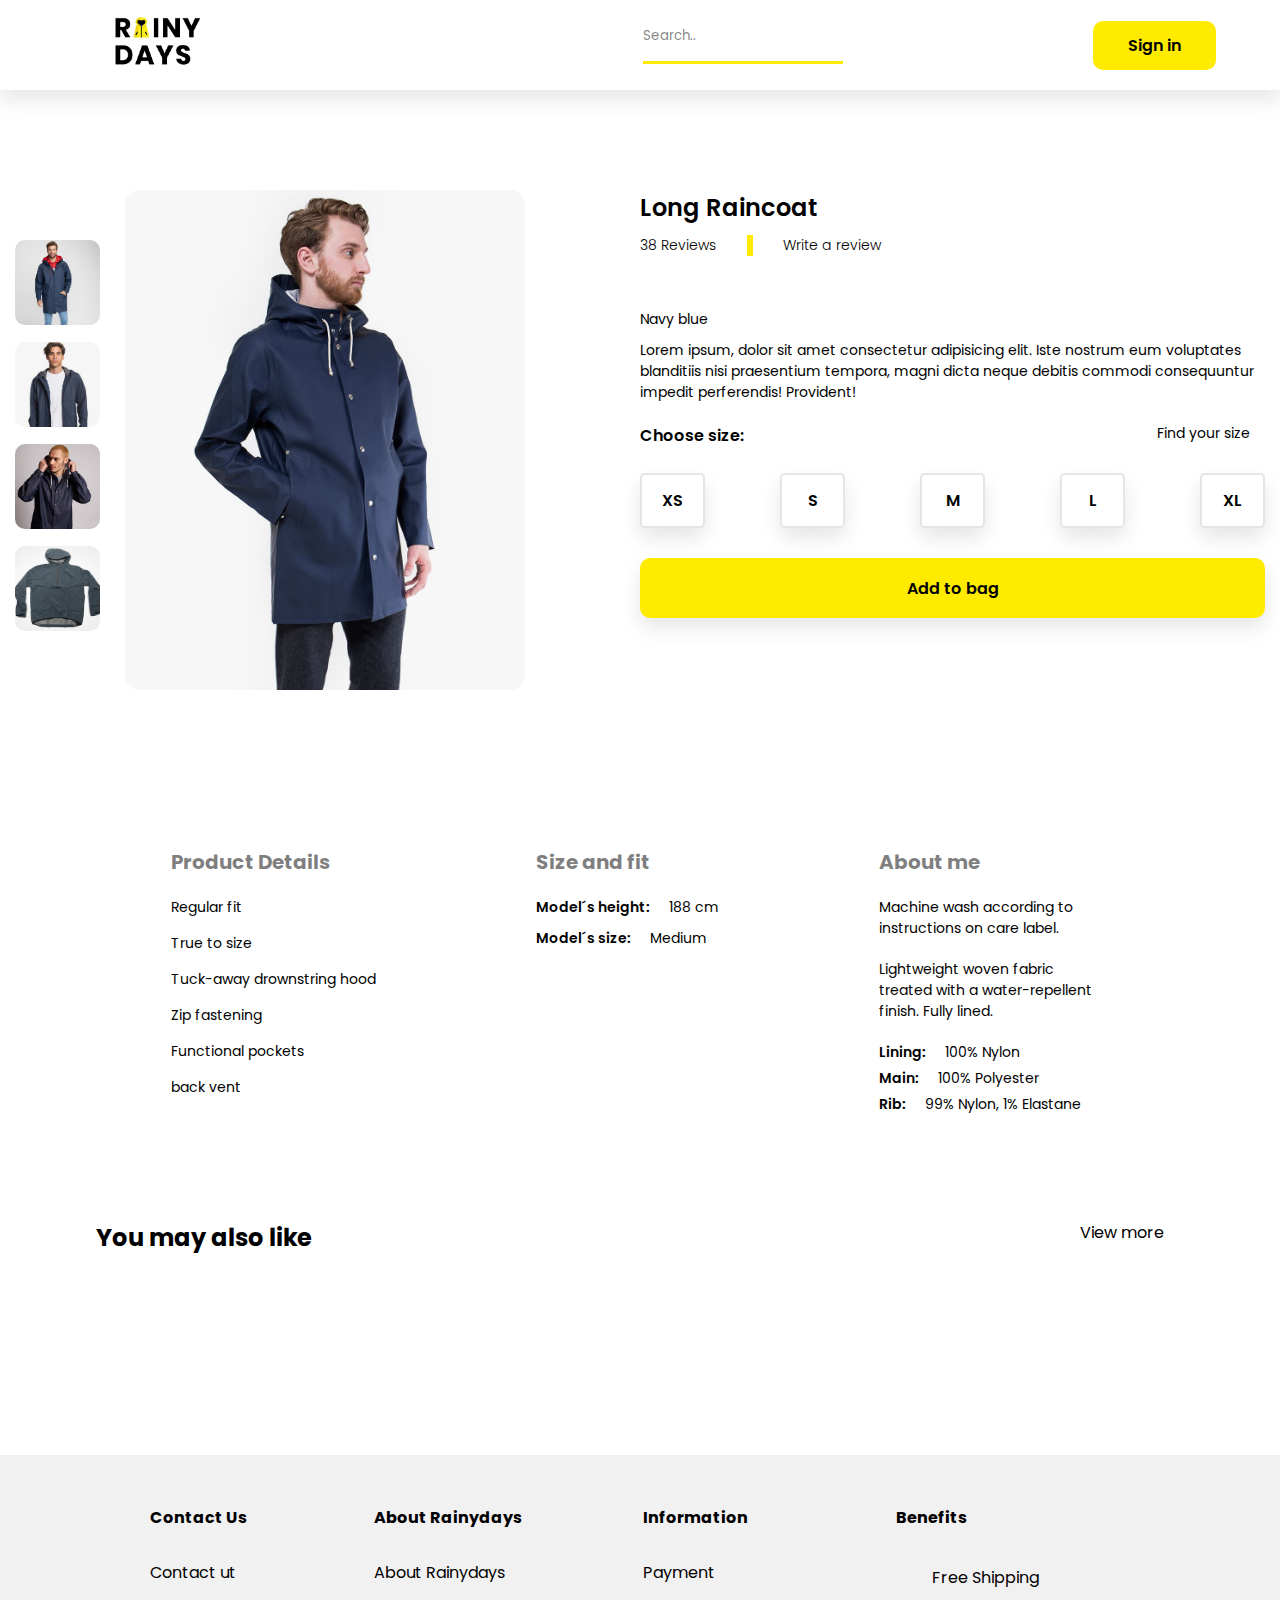
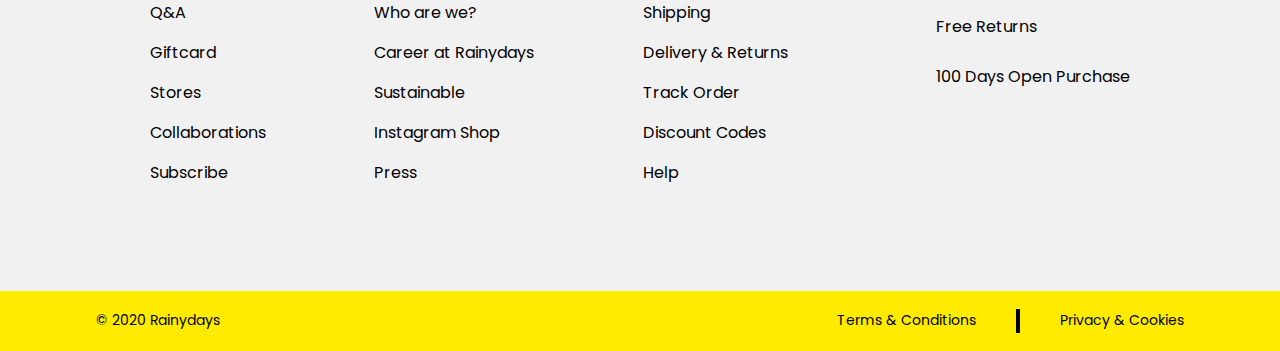
<file: jacket.html>
<!DOCTYPE html>
<html lang="en">

<head>
    <meta charset="UTF-8" />
    <meta name="description" content="About-Rainydays" />
    <meta name="viewport" content="width=device-width, initial-scale=1.0" />
    <title>About Rainydays</title>
    <link rel="stylesheet" href="https://use.fontawesome.com/releases/v5.15.1/css/all.css"
        integrity="sha384-vp86vTRFVJgpjF9jiIGPEEqYqlDwgyBgEF109VFjmqGmIY/Y4HV4d3Gp2irVfcrp" crossorigin="anonymous" />
    <link rel="stylesheet" href="css/main.css" />
</head>

<body>
    <header>
        <div class="header__container">
            <div class="logo__container">
                <a href="index.html"><img class="logo__container--img" src="img/logo_rainydays.png" alt="logo" /></a>
            </div>

            <div class="nav__container">
                <label class="hamburger-menu" for="hamburger-menu">
                    <i class="fas fa-bars"></i></label>
                <input type="checkbox" id="hamburger-menu" />

                <div class="nav__container--hamburger">
                    <ul class="navigation__hamburger">
                        <li class="list-item__hamburger">
                            <a class="list-item__icon" href="#"><i class="fas fa-chevron-down"></i></a>Shop Now
                        </li>
                        <li class="list-item__hamburger">
                            <a class="list-item__icon" href="#"><i class="far fa-user"></i></a>Profile
                        </li>
                        <li class="list-item__hamburger">
                            <a class="list-item__icon" href="#"><i class="far fa-heart"></i></a>Favorites
                        </li>
                        <li class="list-item__hamburger">
                            <a class="list-item__icon" href="checkout.html"><i class="fas fa-shopping-cart"></i></a>Bag
                        </li>
                    </ul>
                    <button class="cta__nav">Sign in</button>
                </div>

                <div class="nav__container--box">
                    <div class="search">
                        <input class="search__box" type="text" name="search" placeholder="Search.." />
                        <i class="fas fa-search"></i>
                    </div>
                    <ul class="nav__ul">
                        <li class="nav__ul--li">
                            <a href="#"><i class="far fa-user"></i></a>
                        </li>
                        <li class="nav__ul--li">
                            <a href="#"><i class="far fa-heart"></i></a>
                        </li>
                        <li class="nav__ul--li">
                            <a href="checkout.html"><i class="fas fa-shopping-cart"></i></a>
                        </li>
                    </ul>
                    <button class="cta__nav">Sign in</button>
                </div>
            </div>
        </div>
    </header>

    <main>
        <div class="alert"></div>
        <div class="loading"></div>
        <div class="jacket__container">
            <div class="jacket__img--container">
                <div class="jacket__img--column">
                    <img class="jacket__img" src="img/jacket-man1.jpg" alt="Man in blue raincoat">
                    <img class="jacket__img" src="img/jacket-man2.jpg" alt="Man in blue raincoat">
                    <img class="jacket__img" src="img/jacket-man3.jpg" alt="Man in blue raincoat">
                    <img class="jacket__img" src="img/jacket-7.jpg" alt="Man in blue raincoat">
                </div>
                <div class="jacket-big__container">
                    <div class="jacket-big__img">
                        <img class="jacket-big__img" src="img/jacket-man-big.jpg" alt="">
                    </div>
                </div>
            </div>

            <div class="jacket__info">
                <div class="raincoat-information__container">
                    <h1 class="raincoat-information">Long Raincoat</h1>
                    <p class="price__jacket"></p>
                    <div class="stars">
                        <i class="fas fa-star"></i>
                        <i class="fas fa-star"></i>
                        <i class="fas fa-star"></i>
                        <i class="fas fa-star"></i>
                        <i class="far fa-star"></i>
                    </div>
                    <div class="review__jacket">
                        <p class="review"><a href="#">38 Reviews</a></p>
                        <div class="line-between__jacket"></div>
                        <p class="review"><a href="#">Write a review</a></p>
                    </div>
                </div>

                <div class="raincoat-description__container">
                    <div class="raincoat__color">Navy blue</div>
                    <div class="raincoat__description">Lorem ipsum, dolor sit amet consectetur adipisicing elit. Iste
                        nostrum eum voluptates blanditiis nisi praesentium tempora, magni dicta neque debitis commodi
                        consequuntur impedit perferendis! Provident!
                    </div>
                    <div class="raincoat__description--mobile">
                        Rainydays authentic menswear collection is heavily influenced by
                        the brand’s historical.. <span class="light">Read more</span>
                    </div>
                </div>
                <div class="choose-size__container">
                    <div class="choose-size">
                        <p class="choose-size__text">Choose size:</p>
                        <a href="#">
                            <p class="find-size">Find your size<i class="fas fa-tshirt"></i></p>
                        </a>
                    </div>
                </div>
                <div class="size__btn--container">
                    <button class="size__btn">XS</button>
                    <button class="size__btn">S</button>
                    <button class="size__btn">M</button>
                    <button class="size__btn">L</button>
                    <button class="size__btn">XL</button>
                </div>
                <div class="bag__btn">
                    <form method="get" action="/checkout.html">
                        <button class="bag__cta">Add to bag</button>
                    </form>
                </div>
            </div>
        </div>
        <div class="details__container">
            <div class="product__header">
                <h2 class="product__header--text">Product Details</h2>
            </div>
            <div class="product__list--container">
                <ul class="product__list">
                    <li class="product__items">Regular fit</li>
                    <li class="product__items">True to size</li>
                    <li class="product__items">Tuck-away drownstring hood</li>
                    <li class="product__items">Zip fastening</li>
                    <li class="product__items">Functional pockets</li>
                    <li class="product__items">back vent</li>
                </ul>
            </div>
            <div class="size-fit__header">
                <h2 class="size-fit__header--text">Size and fit</h2>
            </div>
            <div class="size-fit__container">
                <p class="size-fit__items"><span class="bold">Model´s height:</span> 188 cm</p>
                <p class="size-fit__items"><span class="bold">Model´s size:</span> Medium</p>
            </div>

            <div class="about__header">
                <h2 class="about__header--text">About me</h2>
            </div>
            <div class="about__items--container">
                <p class="about__items--paragraph">
                    Machine wash according to instructions on care label.
                </p>
                <p class="about__items--paragraph">
                    Lightweight woven fabric treated with a water-repellent finish.
                    Fully lined.
                </p>
                <ul class="about__items--container">
                    <li class="about__items"><span class="bold">Lining:</span> 100% Nylon</li>
                    <li class="about__items"><span class="bold">Main:</span> 100% Polyester</li>
                    <li class="about__items"><span class="bold">Rib:</span> 99% Nylon, 1% Elastane</li>
                </ul>
            </div>
        </div>
        <div class="suggestion__container">
            <div>
                <h3 class="suggestion__headline">You may also like</h3>
            </div>
            <div class="suggestion__view-more">
                <a href="#">
                    <p>View more<i class="fas fa-chevron-right"></i></p>
                </a>
            </div>
        </div>
        <div class="suggestion__cards"></div>
    </main>

    <footer>
        <div class="footer__container">
            <div class="footer__contact">
                <h4 class="footer__headline">Contact Us</h4>
                <ul>
                    <li class="footer__item"><a href="contact.html">Contact ut</a></li>
                    <li class="footer__item"><a href="#">Q&A</a></li>
                    <li class="footer__item"><a href="#">Giftcard</a></li>
                    <li class="footer__item"><a href="#">Stores</a></li>
                    <li class="footer__item"><a href="#">Collaborations</a></li>
                    <li class="footer__item"><a href="#">Subscribe</a></li>
                </ul>
                <div class="social-media">
                    <i class="fab fa-facebook-square"></i>
                    <i class="fab fa-snapchat-square"></i>
                    <i class="fab fa-instagram"></i>
                </div>
            </div>
            <div class="footer__about">
                <h4 class="footer__headline">About Rainydays</h4>
                <ul>
                    <li class="footer__item"><a href="about.html">About Rainydays</a></li>
                    <li class="footer__item"><a href="#">Who are we?</a></li>
                    <li class="footer__item"><a href="#">Career at Rainydays</a></li>
                    <li class="footer__item"><a href="#">Sustainable</a></li>
                    <li class="footer__item"><a href="#">Instagram Shop</a></li>
                    <li class="footer__item"><a href="#">Press</a></li>
                </ul>
            </div>
            <div class="footer__information">
                <h4 class="footer__headline">Information</h4>
                <ul>
                    <li class="footer__item"><a href="#">Payment</a></li>
                    <li class="footer__item"><a href="#">Shipping</a></li>
                    <li class="footer__item"><a href="#">Delivery & Returns</a></li>
                    <li class="footer__item"><a href="#">Track Order</a></li>
                    <li class="footer__item"><a href="#">Discount Codes</a></li>
                    <li class="footer__item"><a href="#">Help</a></li>
                </ul>
            </div>
            <div class="footer__benefits">
                <h4 class="footer__headline">Benefits</h4>
                <ul>
                    <li class="footer__item">
                        <a href="#"><i class="fas fa-truck"></i>Free Shipping</a>
                    </li>
                    <li class="footer__item">
                        <a href="#"><i class="fas fa-undo-alt"></i>Free Returns</a>
                    </li>
                    <li class="footer__item">
                        <a href="#"><i class="far fa-calendar-check"></i>100 Days Open Purchase</a>
                    </li>
                </ul>
            </div>
        </div>

        <div class="sub-footer">
            <div class="sub-footer__container">
                <div class="sub-footer__container--copyright">
                    <p class="copyright">© 2020 Rainydays</p>
                </div>
                <div class="sub-footer__container--terms">
                    <p class="terms"><a href="#">Terms & Conditions</a></p>
                    <div class="line-between"></div>
                    <p class="privacy"><a href="">Privacy & Cookies</a></p>
                </div>
            </div>
        </div>
    </footer>

    <script src="js/components/alert.js"></script>
    <script src="js/details.js"></script>

</body>

</html>
</file>
<file: css/main.css>
@import "./partials/variables.css";
@import "./partials/layout.css";
@import "./partials/header.css";
@import "./partials/home.css";
@import "./partials/jacket.css";
@import "./partials/jacket-list.css";
@import "./partials/checkout.css";
@import "./partials/checkout-succeed.css";
@import "./partials/about.css";
@import "./partials/contact.css";
@import "./partials/footer.css";
@import "./partials/media.css";
</file>
